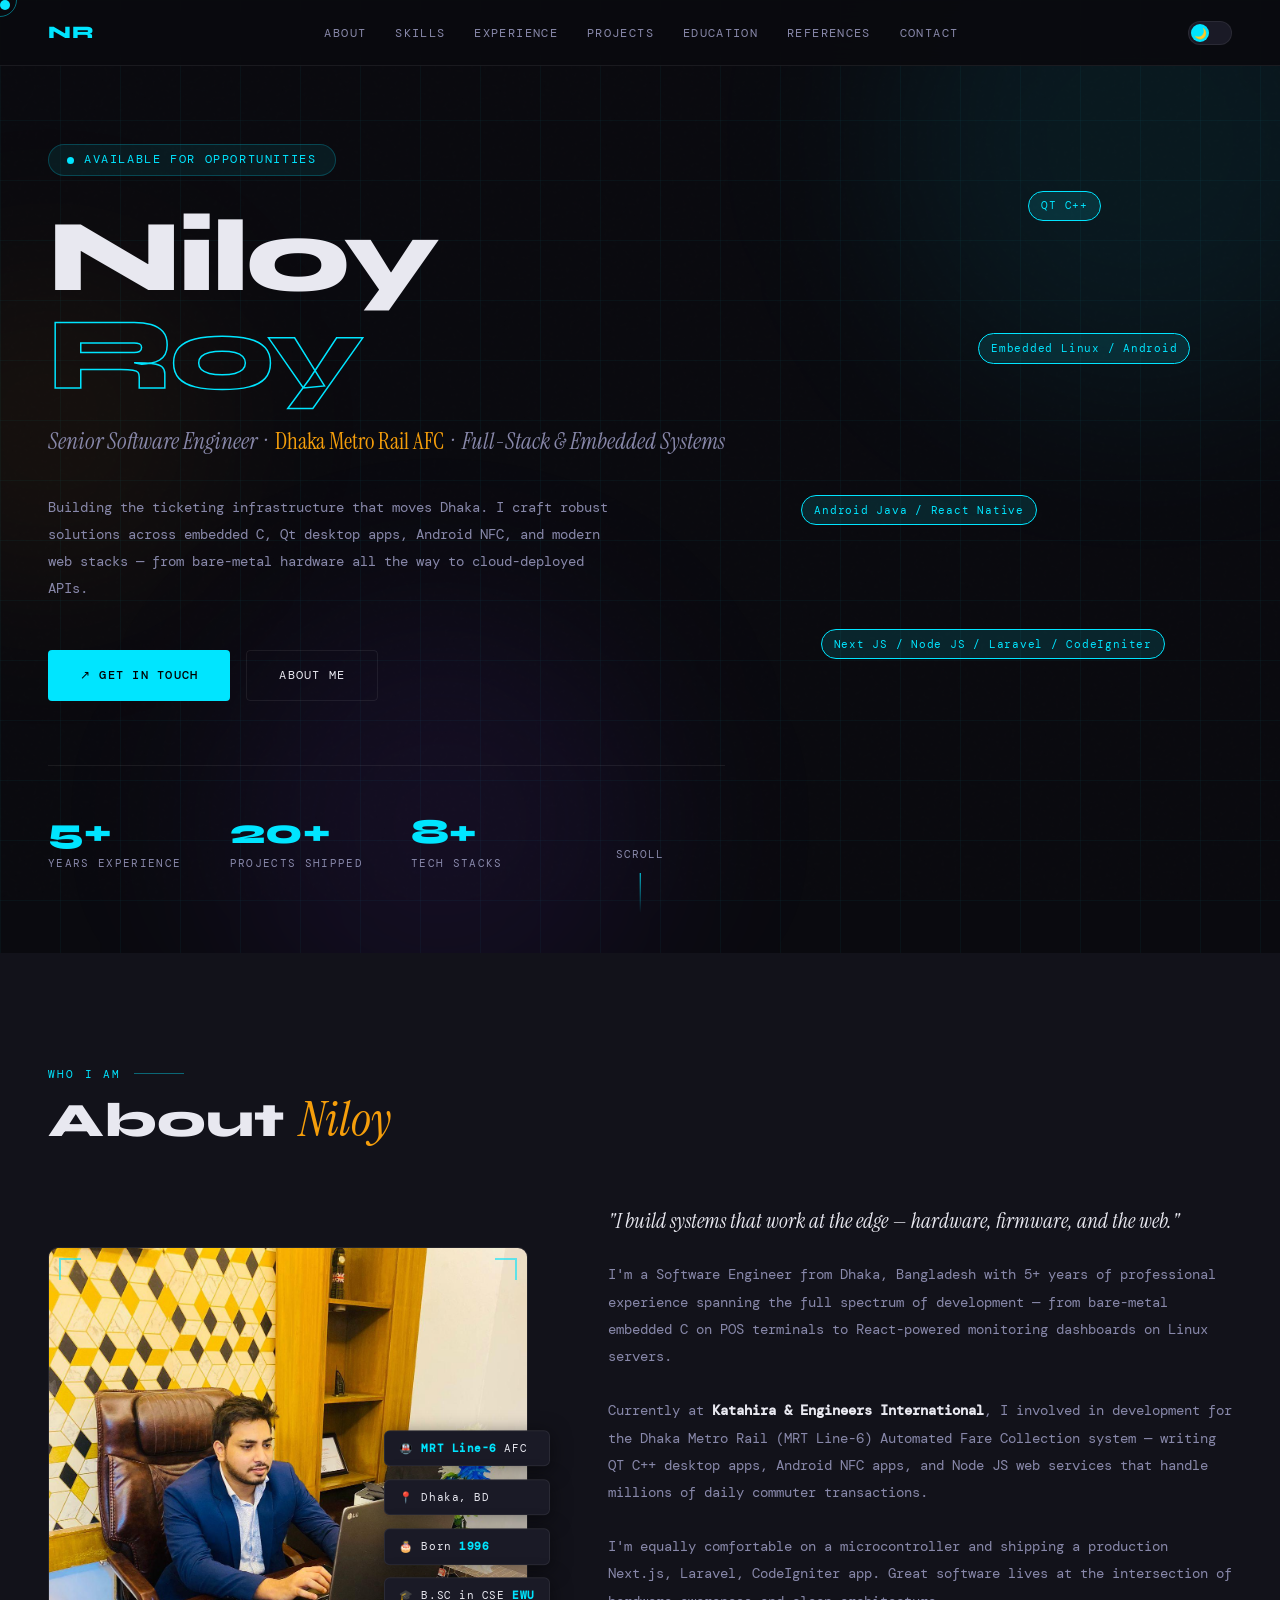
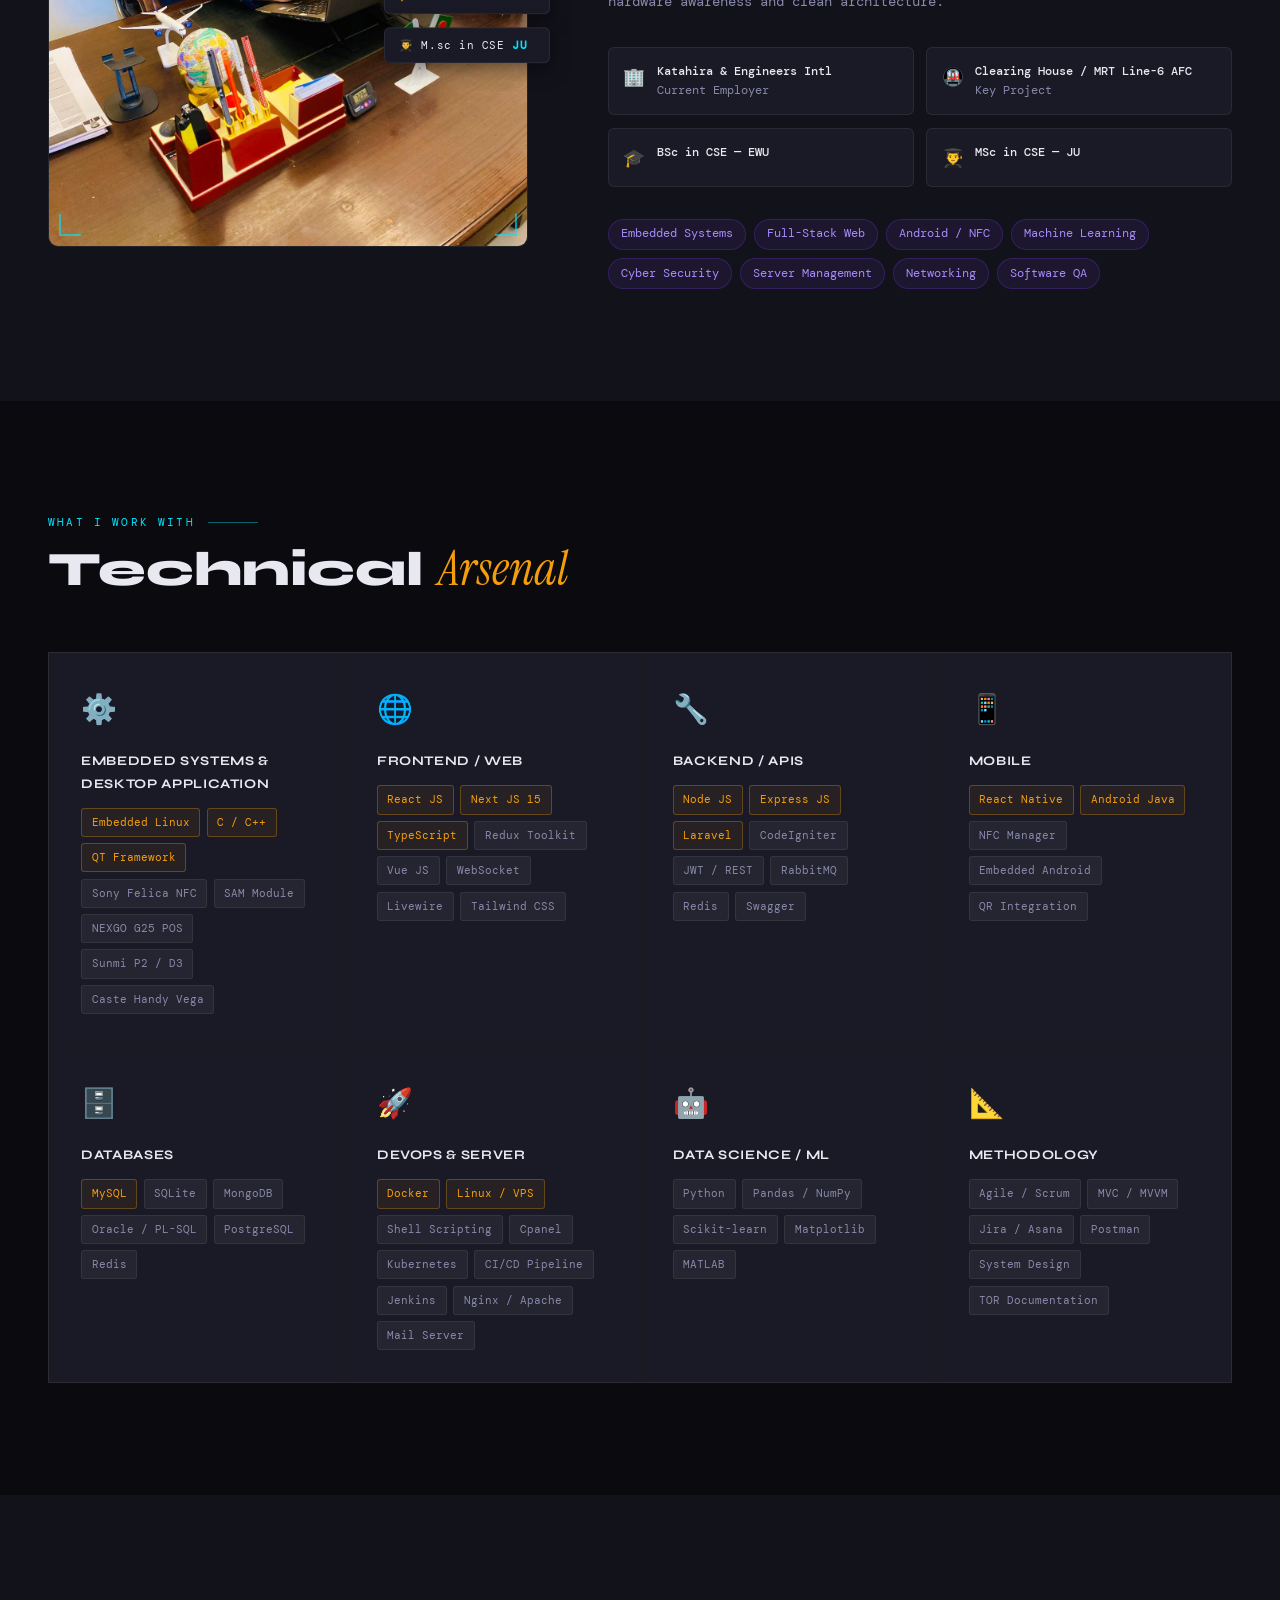
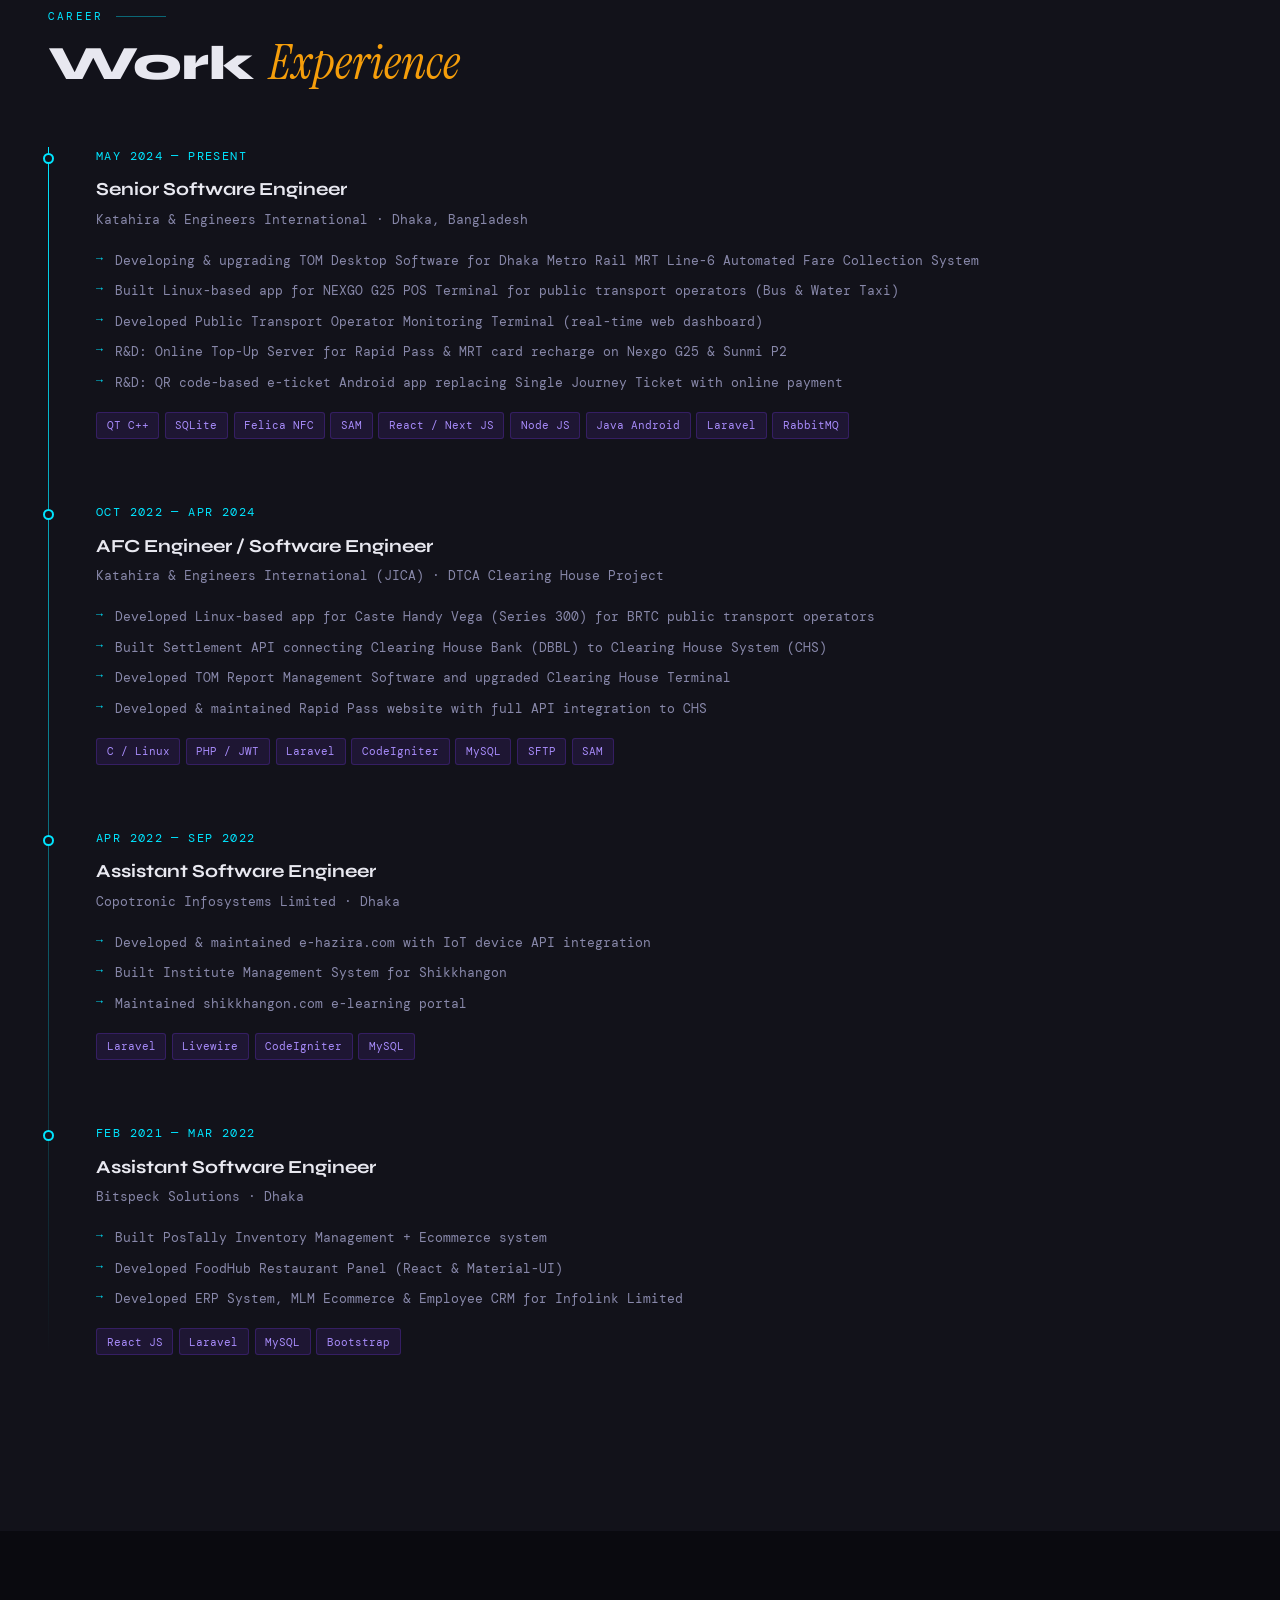
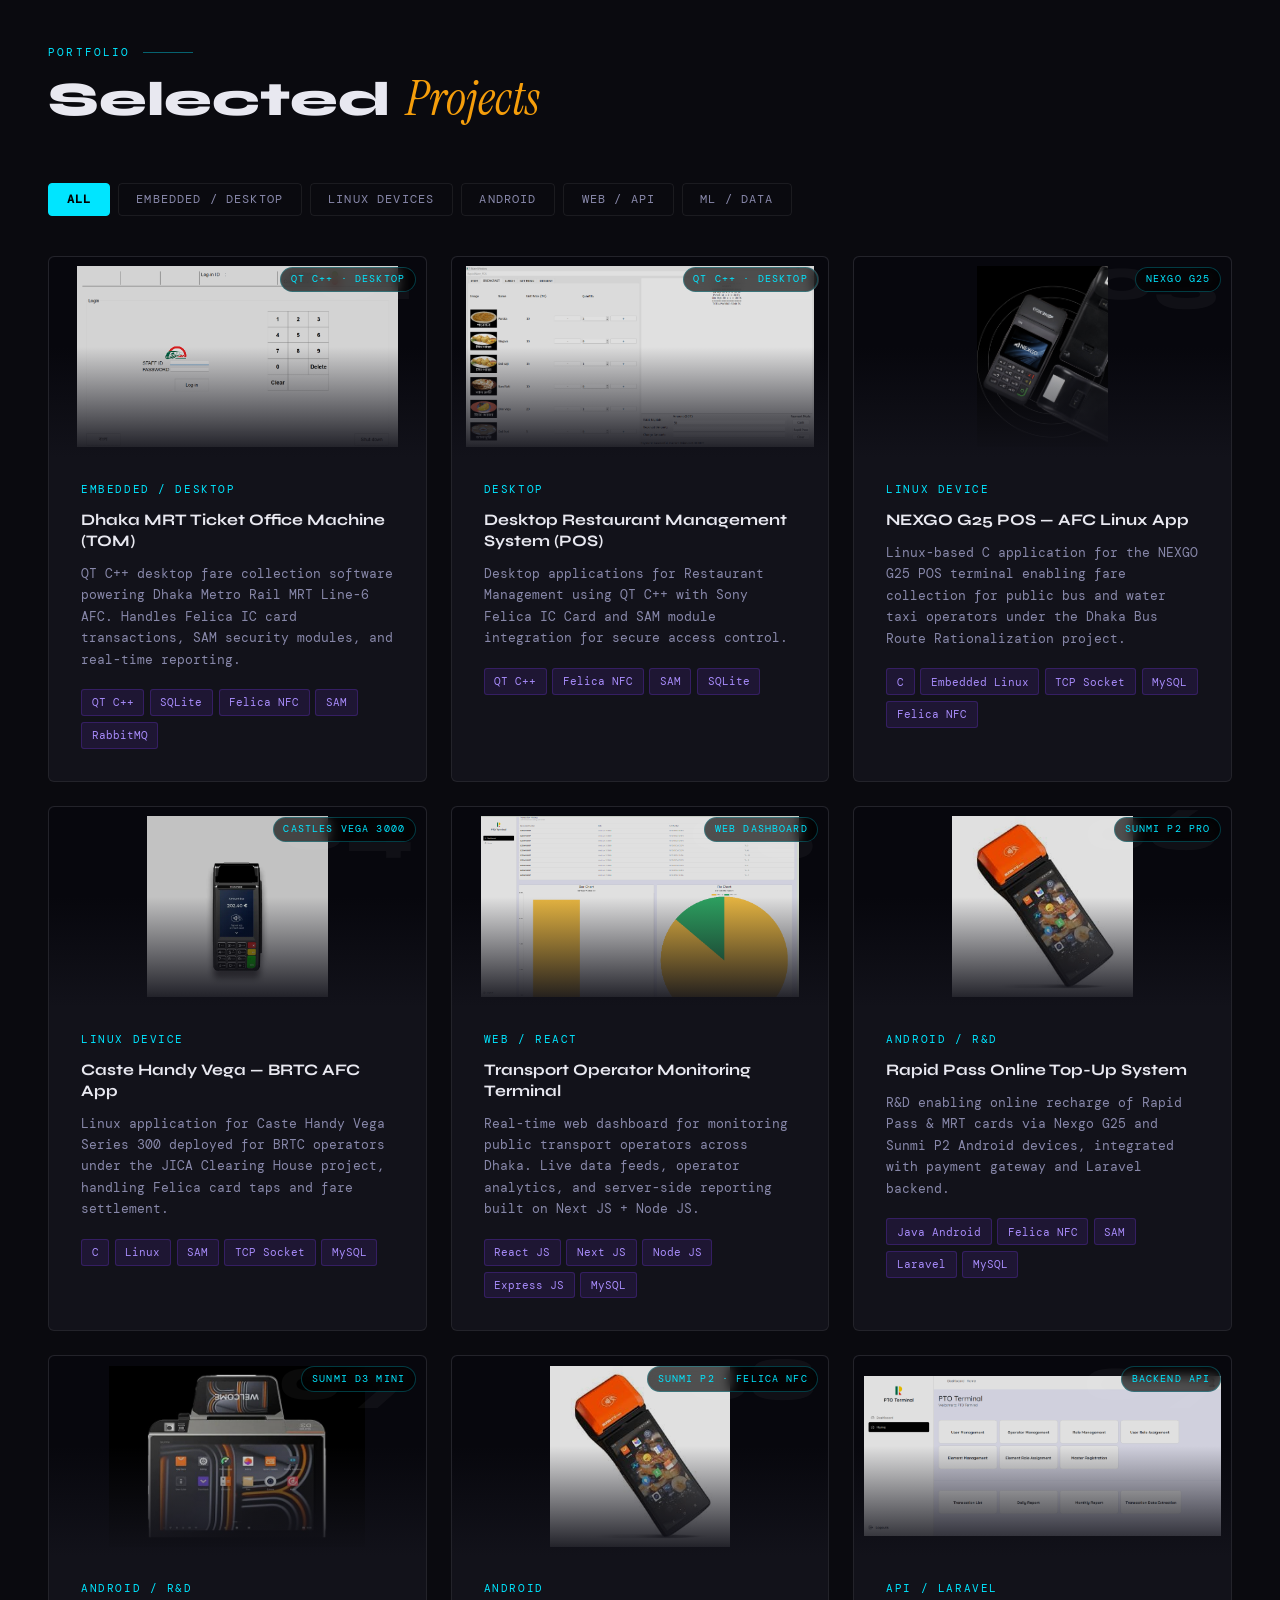
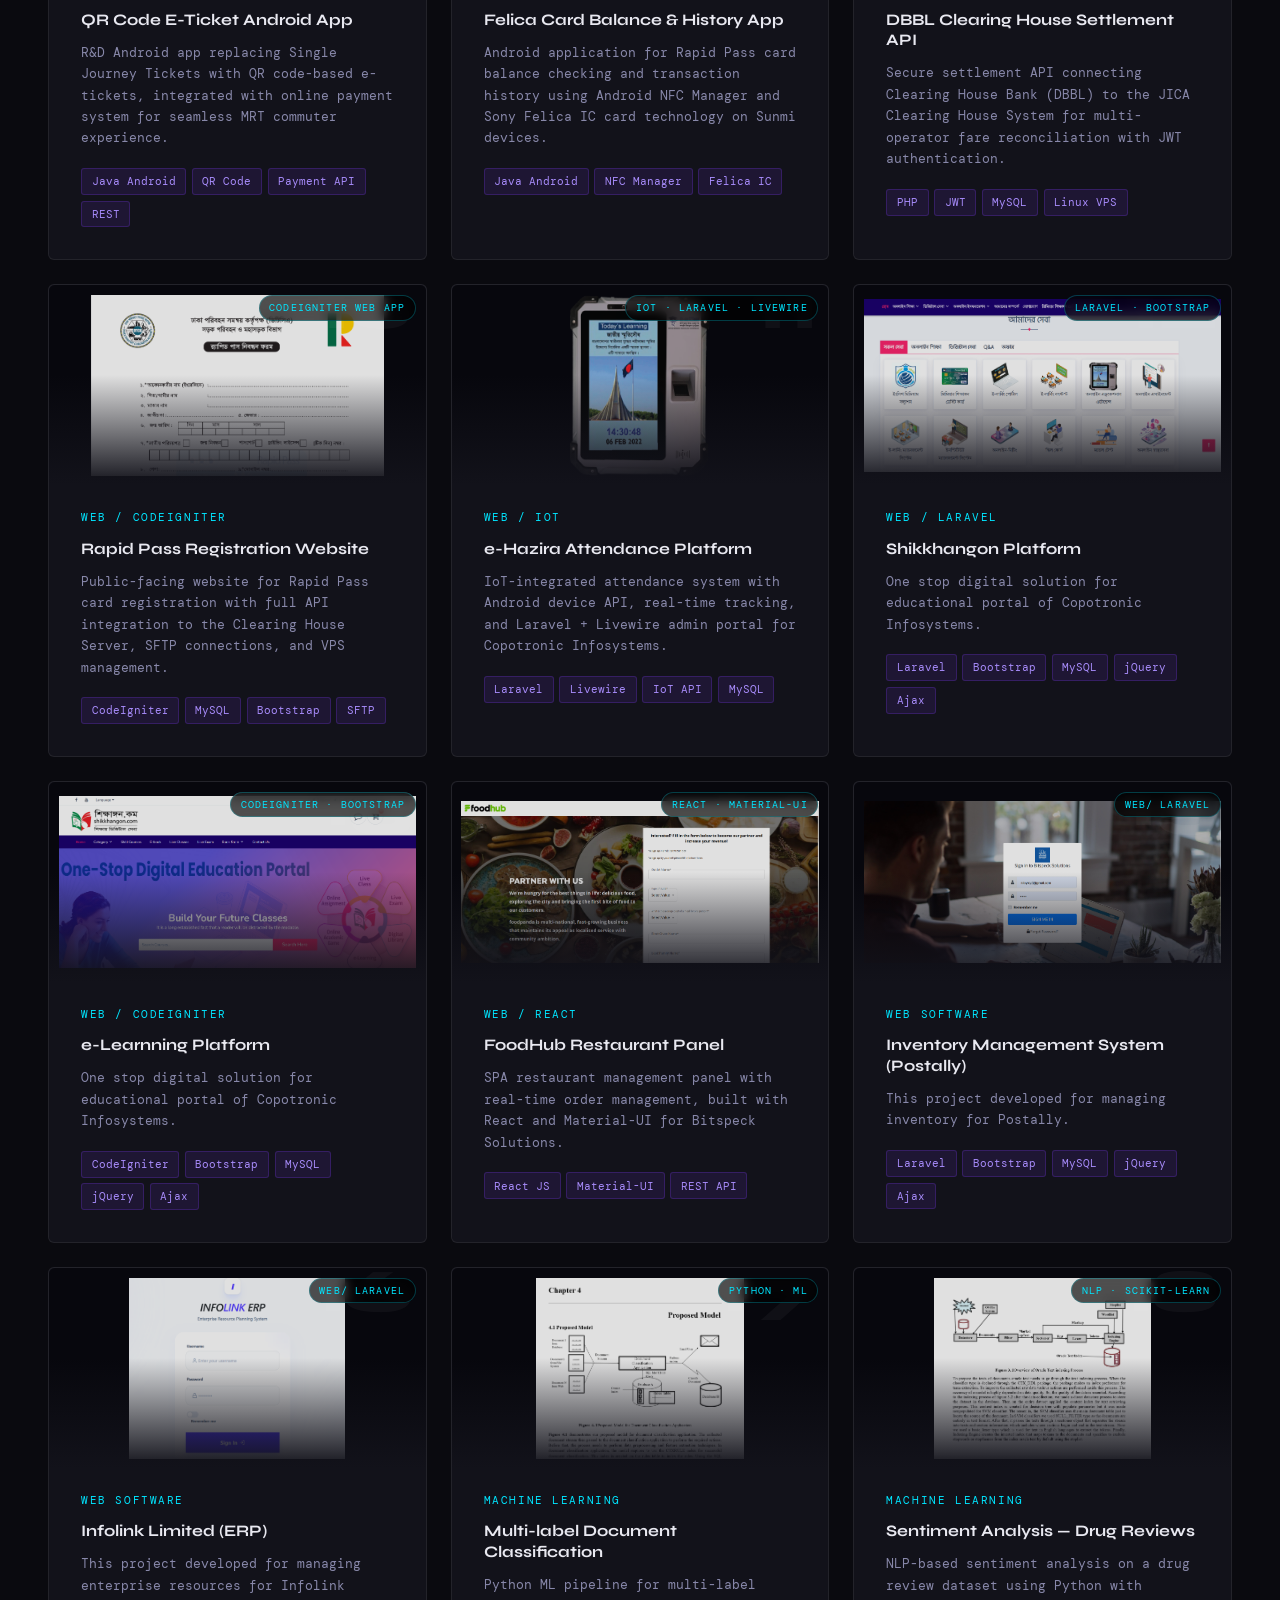
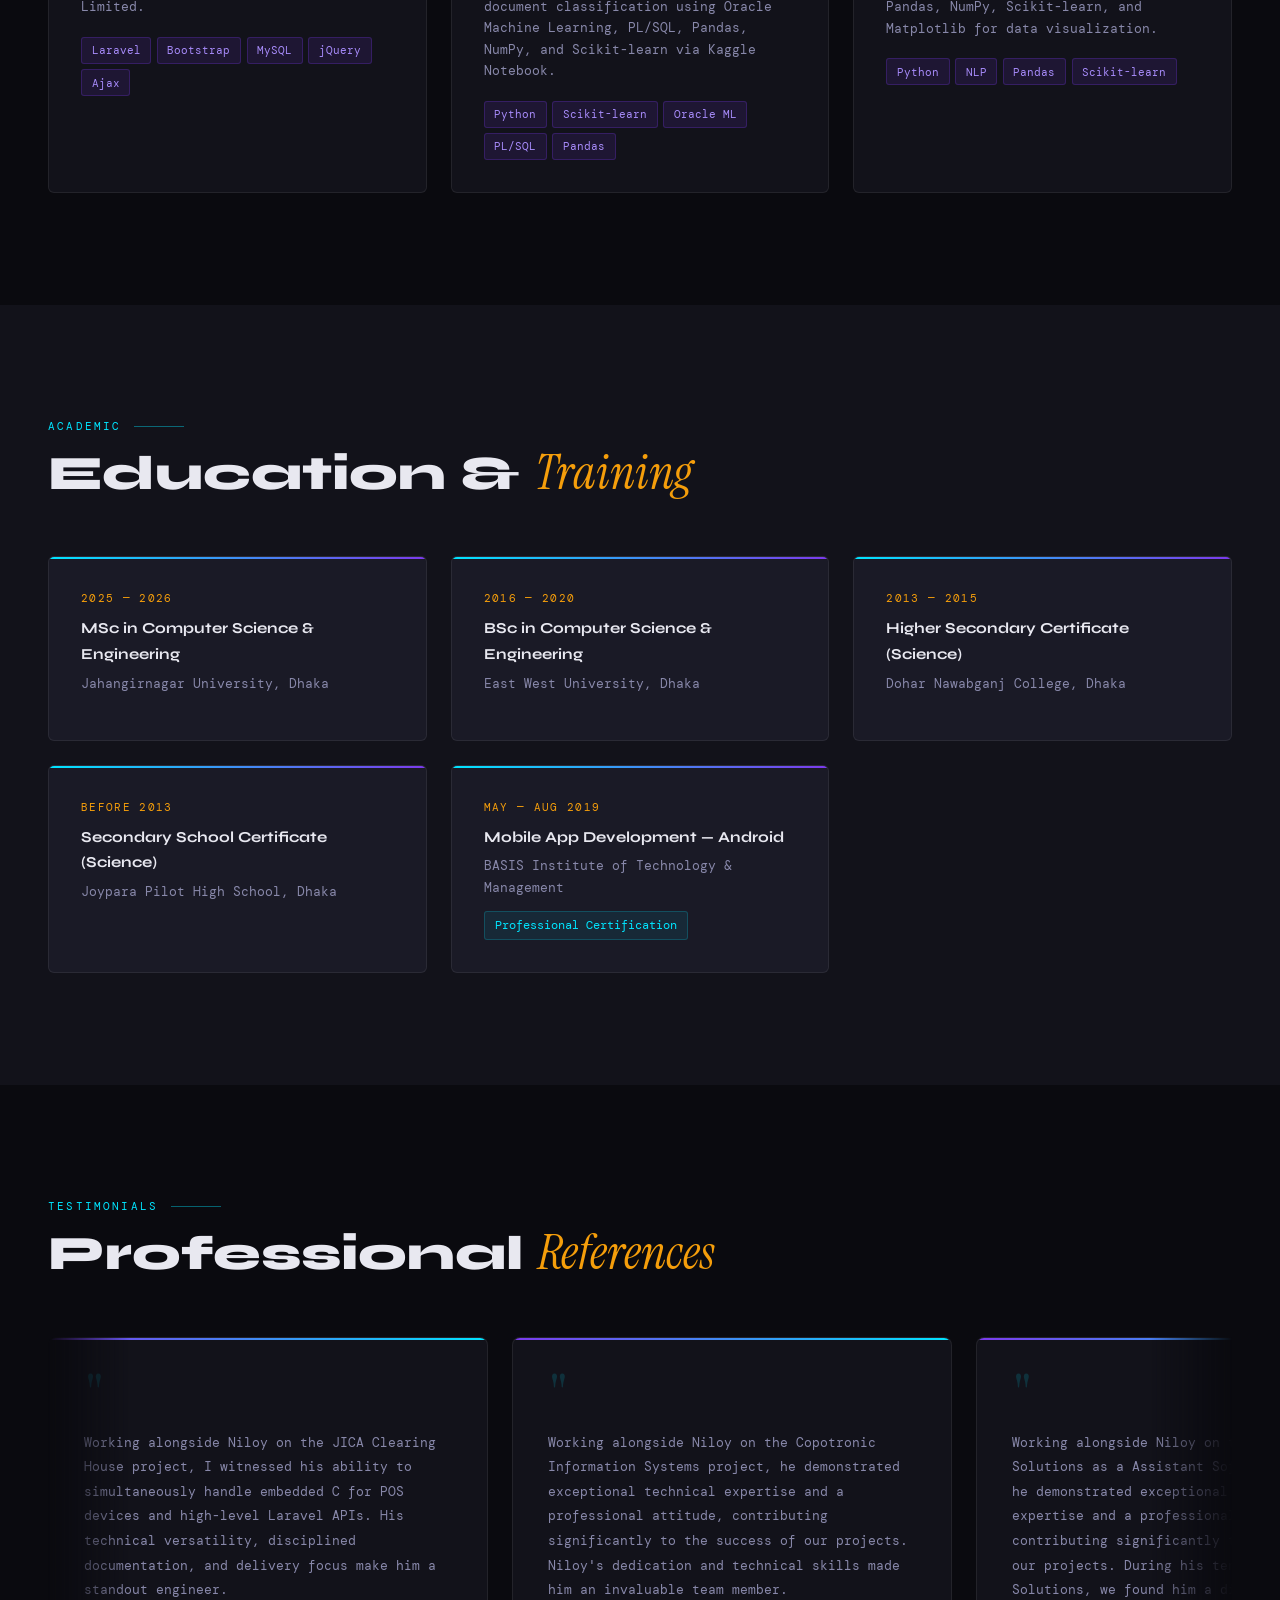
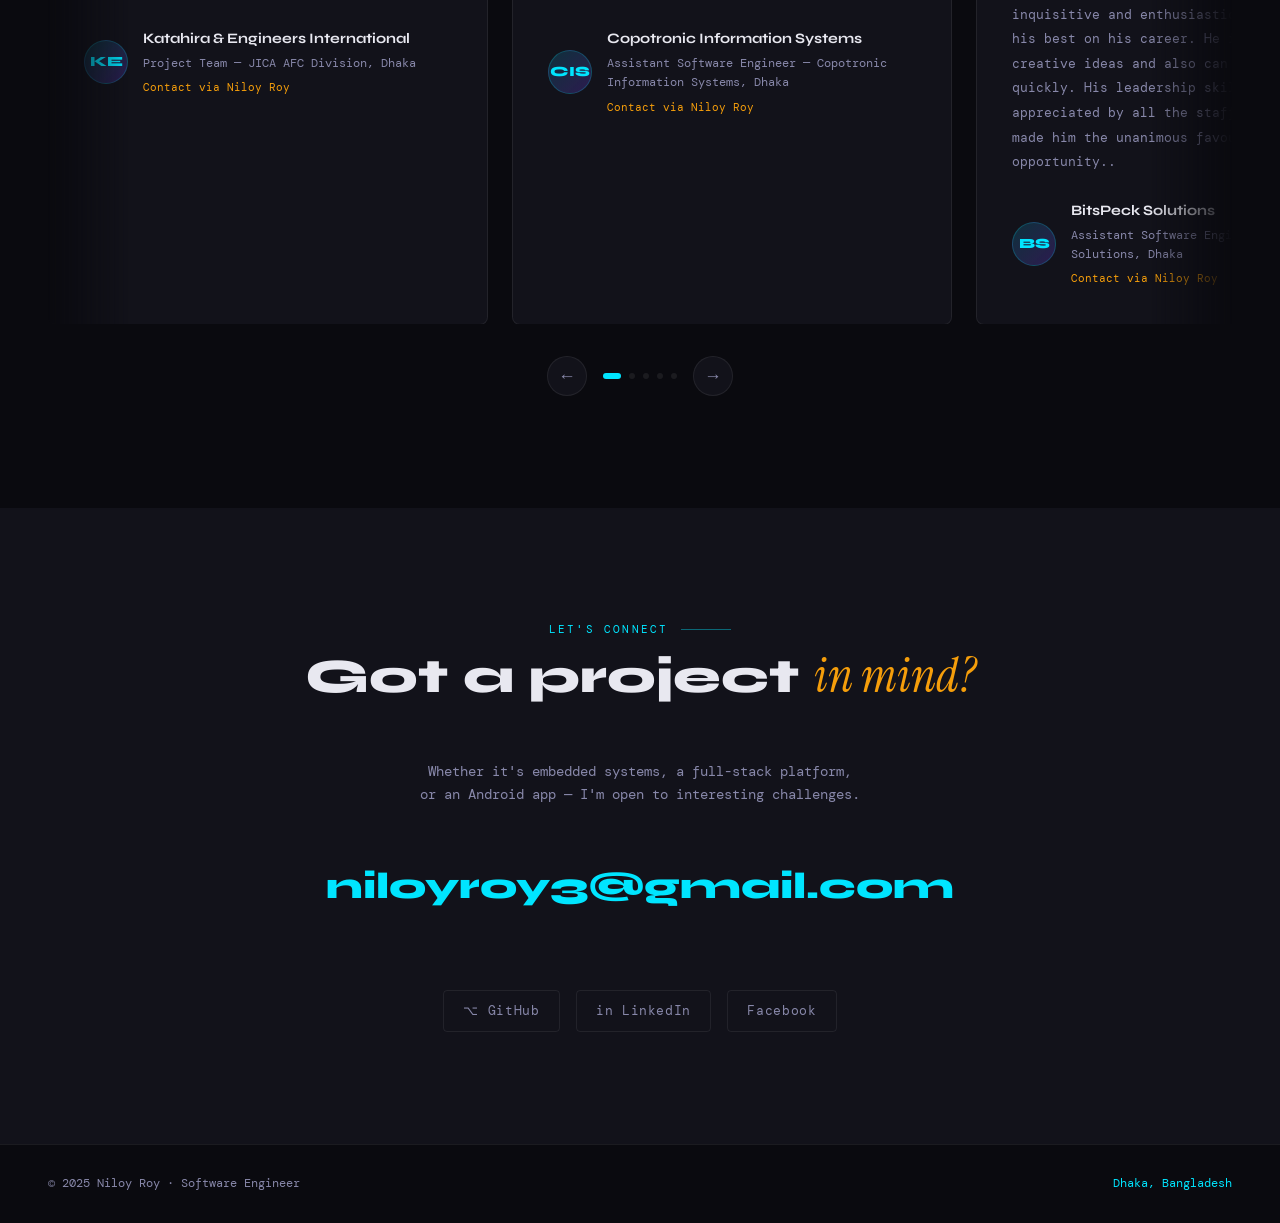
<file: index.html>
<!DOCTYPE html>
<html lang="en" data-theme="dark">
<head>
<meta charset="UTF-8">
<meta name="viewport" content="width=device-width, initial-scale=1.0">
<title>Niloy Roy — Software Engineer</title>
<link rel="preconnect" href="https://fonts.googleapis.com">
<link href="https://fonts.googleapis.com/css2?family=Syne:wght@400;600;700;800&family=DM+Mono:wght@300;400;500&family=Instrument+Serif:ital@0;1&display=swap" rel="stylesheet">
<link rel="stylesheet" href="css/style.css">
</head>
<body>

<!-- Cursors -->
<div class="cursor" id="cursor"></div>
<div class="cursor-ring" id="cursorRing"></div>

<!-- ══════════════════════════════════════════
     NAV
══════════════════════════════════════════ -->
<nav>
  <div class="nav-logo">NR</div>
  <ul class="nav-links" id="navLinks">
    <li><a href="#about">About</a></li>
    <li><a href="#skills">Skills</a></li>
    <li><a href="#experience">Experience</a></li>
    <li><a href="#projects">Projects</a></li>
    <li><a href="#education">Education</a></li>
    <li><a href="#references">References</a></li>
    <li><a href="#contact">Contact</a></li>
  </ul>
  <div class="nav-right">
    <!-- Dark / Light Toggle -->
    <button class="theme-toggle" id="themeToggle" aria-label="Toggle theme" title="Toggle dark/light mode">
      <span class="theme-toggle-icon moon">🌙</span>
      <span class="theme-toggle-icon sun">☀️</span>
    </button>
    <button class="nav-menu-btn" id="menuBtn">☰</button>
  </div>
</nav>

<!-- ══════════════════════════════════════════
     HERO
══════════════════════════════════════════ -->
<section id="hero">
  <div class="hero-grid"></div>
  <div class="orb orb-1"></div>
  <div class="orb orb-2"></div>
  <div class="orb orb-3"></div>

  <div class="floating-area">
      <div class="floating-tag">QT C++</div>
      <div class="floating-tag">Embedded Linux / Android</div>
      <div class="floating-tag">Android Java / React Native</div>
      <div class="floating-tag">Next JS / Node JS / Laravel / CodeIgniter</div>

  </div>



  <div class="hero-content">
    <div class="hero-badge">
      <span class="badge-dot"></span>
      <span>Available for opportunities</span>
    </div>
    <h1 class="hero-name">
      Niloy<br>
      <span class="outline">Roy</span>
    </h1>
    <p class="hero-title">
      Senior Software Engineer &nbsp;·&nbsp;
      <span>Dhaka Metro Rail AFC</span> &nbsp;·&nbsp;
      Full-Stack &amp; Embedded Systems
    </p>
    <p class="hero-desc">Building the ticketing infrastructure that moves Dhaka. I craft robust solutions across embedded C, Qt desktop apps, Android NFC, and modern web stacks — from bare-metal hardware all the way to cloud-deployed APIs.</p>
    <div class="hero-cta">
      <a href="#contact" class="btn btn-primary">↗ Get in Touch</a>
      <a href="#about"   class="btn btn-outline">About Me</a>
    </div>
    <div class="hero-stats">
      <div><div class="stat-num">5+</div><div class="stat-label">Years Experience</div></div>
      <div><div class="stat-num">20+</div><div class="stat-label">Projects Shipped</div></div>
      <div><div class="stat-num">8+</div><div class="stat-label">Tech Stacks</div></div>
    </div>
  </div>
  <div class="scroll-hint">scroll<div class="scroll-line"></div></div>
</section>

<!-- ══════════════════════════════════════════
     ABOUT
══════════════════════════════════════════ -->
<section id="about">
  <div class="section-label">Who I Am</div>
  <h2 class="section-title">About <em>Niloy</em></h2>
  <div class="about-grid">

    <!-- Photo — static, always shows images/myimage.png -->
    <div class="about-img-wrap">
      <div class="about-photo-frame">
        <div class="about-photo-bg">
          <img src="images/my_image.jpeg" alt="Niloy Roy — Software Engineer">
          <div class="corner corner-tl"></div>
          <div class="corner corner-tr"></div>
          <div class="corner corner-bl"></div>
          <div class="corner corner-br"></div>
        </div>
      </div>
      <div class="about-badge-strip">
        <div class="about-chip">🚇 <span>MRT Line-6</span> AFC</div>
        <div class="about-chip">📍 Dhaka, BD</div>
        <div class="about-chip">🎂 Born <span>1996</span></div>
        <div class="about-chip">🎓 B.SC in CSE <span>EWU</span></div>
        <div class="about-chip">👨‍🎓 M.sc in CSE <span>JU</span></div>
      </div>
    </div>

    <!-- Text -->
    <div class="about-text">
      <p class="about-intro">"I build systems that work at the edge — hardware, firmware, and the web."</p>
      <p class="about-body">
        I'm a Software Engineer from Dhaka, Bangladesh with 5+ years of professional experience spanning the full spectrum of development — from bare-metal embedded C on POS terminals to React-powered monitoring dashboards on Linux servers.<br><br>
        Currently at <strong style="color:var(--text)">Katahira &amp; Engineers International</strong>, I involved in development for the Dhaka Metro Rail (MRT Line-6) Automated Fare Collection system — writing QT C++ desktop apps, Android NFC apps, and Node JS web services that handle millions of daily commuter transactions.<br><br>
        I'm equally comfortable on a microcontroller and shipping a production Next.js, Laravel, CodeIgniter app. Great software lives at the intersection of hardware awareness and clean architecture.
      </p>
      <div class="about-highlights">
        <div class="hl-item"><div class="hl-icon">🏢</div><div><div class="hl-val">Katahira &amp; Engineers Intl</div><div class="hl-label">Current Employer</div></div></div>
        <div class="hl-item"><div class="hl-icon">🚇</div><div><div class="hl-val">Clearing House / MRT Line-6 AFC</div><div class="hl-label">Key Project</div></div></div>
        <div class="hl-item"><div class="hl-icon">🎓</div><div><div class="hl-val">BSc in CSE — EWU</div>
        <!-- <div class="hl-label">CGPA 3.24 / 4.00</div> -->
      </div></div>
        <div class="hl-item"><div class="hl-icon">👨‍🎓</div><div><div class="hl-val" style="font-size:.75rem">MSc in CSE — JU</div></div></div>
      </div>
      <div class="about-interest-tags">
        <span class="int-tag">Embedded Systems</span>
        <span class="int-tag">Full-Stack Web</span>
        <span class="int-tag">Android / NFC</span>
        <span class="int-tag">Machine Learning</span>
        <span class="int-tag">Cyber Security</span>
        <span class="int-tag">Server Management</span>
        <span class="int-tag">Networking</span>
        <span class="int-tag">Software QA</span>
      </div>
    </div>

  </div>
</section>

<!-- ══════════════════════════════════════════
     SKILLS
══════════════════════════════════════════ -->
<section id="skills">
  <div class="section-label">What I Work With</div>
  <h2 class="section-title">Technical <em>Arsenal</em></h2>
  <div class="skills-grid">

    <div class="skill-card">
      <span class="skill-icon">⚙️</span>
      <div class="skill-category">Embedded Systems &amp; Desktop Application</div>
      <div class="skill-tags">
        <span class="tag hot">Embedded Linux</span><span class="tag hot">C / C++</span>
        <span class="tag hot">QT Framework</span><span class="tag">Sony Felica NFC</span>
        <span class="tag">SAM Module</span><span class="tag">NEXGO G25 POS</span>
        <span class="tag">Sunmi P2 / D3</span><span class="tag">Caste Handy Vega</span>
      </div>
    </div>

    <div class="skill-card">
      <span class="skill-icon">🌐</span>
      <div class="skill-category">Frontend / Web</div>
      <div class="skill-tags">
        <span class="tag hot">React JS</span><span class="tag hot">Next JS 15</span>
        <span class="tag hot">TypeScript</span><span class="tag">Redux Toolkit</span>
        <span class="tag">Vue JS</span><span class="tag">WebSocket</span>
        <span class="tag">Livewire</span><span class="tag">Tailwind CSS</span>
      </div>
    </div>

    <div class="skill-card">
      <span class="skill-icon">🔧</span>
      <div class="skill-category">Backend / APIs</div>
      <div class="skill-tags">
        <span class="tag hot">Node JS</span><span class="tag hot">Express JS</span>
        <span class="tag hot">Laravel</span><span class="tag">CodeIgniter</span>
        <span class="tag">JWT / REST</span><span class="tag">RabbitMQ</span>
        <span class="tag">Redis</span><span class="tag">Swagger</span>
      </div>
    </div>

    <div class="skill-card">
      <span class="skill-icon">📱</span>
      <div class="skill-category">Mobile</div>
      <div class="skill-tags">
        <span class="tag hot">React Native</span><span class="tag hot">Android Java</span>
        <span class="tag">NFC Manager</span><span class="tag">Embedded Android</span>
        <span class="tag">QR Integration</span>
      </div>
    </div>

    <div class="skill-card">
      <span class="skill-icon">🗄️</span>
      <div class="skill-category">Databases</div>
      <div class="skill-tags">
        <span class="tag hot">MySQL</span><span class="tag">SQLite</span>
        <span class="tag">MongoDB</span><span class="tag">Oracle / PL-SQL</span>
        <span class="tag">PostgreSQL</span>
        <span class="tag">Redis</span>
      </div>
    </div>

    <div class="skill-card">
      <span class="skill-icon">🚀</span>
      <div class="skill-category">DevOps &amp; Server</div>
      <div class="skill-tags">
        <span class="tag hot">Docker</span><span class="tag hot">Linux / VPS</span>
         <span class="tag">Shell Scripting</span><span class="tag">Cpanel</span> 
        <span class="tag">Kubernetes</span><span class="tag">CI/CD Pipeline</span>
        <span class="tag">Jenkins</span>
        <span class="tag">Nginx / Apache</span><span class="tag">Mail Server</span>
      </div>
    </div>

    <div class="skill-card">
      <span class="skill-icon">🤖</span>
      <div class="skill-category">Data Science / ML</div>
      <div class="skill-tags">
        <span class="tag">Python</span><span class="tag">Pandas / NumPy</span>
        <span class="tag">Scikit-learn</span><span class="tag">Matplotlib</span>
        <span class="tag">MATLAB</span>
      </div>
    </div>

    <div class="skill-card">
      <span class="skill-icon">📐</span>
      <div class="skill-category">Methodology</div>
      <div class="skill-tags">
        <span class="tag">Agile / Scrum</span><span class="tag">MVC / MVVM</span>
        <span class="tag">Jira / Asana</span><span class="tag">Postman</span>
        <span class="tag">System Design</span><span class="tag">TOR Documentation</span>
      </div>
    </div>

  </div>
</section>

<!-- ══════════════════════════════════════════
     EXPERIENCE
══════════════════════════════════════════ -->
<section id="experience">
  <div class="section-label">Career</div>
  <h2 class="section-title">Work <em>Experience</em></h2>
  <div class="timeline">

    <div class="timeline-item">
      <div class="timeline-dot"></div>
      <div class="timeline-date">May 2024 — Present</div>
      <div class="timeline-role">Senior Software Engineer</div>
      <div class="timeline-company">Katahira &amp; Engineers International · Dhaka, Bangladesh</div>
      <ul class="timeline-items">
        <li>Developing &amp; upgrading TOM Desktop Software for Dhaka Metro Rail MRT Line-6 Automated Fare Collection System</li>
        <li>Built Linux-based app for NEXGO G25 POS Terminal for public transport operators (Bus &amp; Water Taxi)</li>
        <li>Developed Public Transport Operator Monitoring Terminal (real-time web dashboard)</li>
        <li>R&amp;D: Online Top-Up Server for Rapid Pass &amp; MRT card recharge on Nexgo G25 &amp; Sunmi P2</li>
        <li>R&amp;D: QR code-based e-ticket Android app replacing Single Journey Ticket with online payment</li>
      </ul>
      <div class="tech-stack">
        <span class="tech-pill">QT C++</span><span class="tech-pill">SQLite</span>
        <span class="tech-pill">Felica NFC</span><span class="tech-pill">SAM</span>
        <span class="tech-pill">React / Next JS</span><span class="tech-pill">Node JS</span>
        <span class="tech-pill">Java Android</span><span class="tech-pill">Laravel</span>
        <span class="tech-pill">RabbitMQ</span>
      </div>
    </div>

    <div class="timeline-item">
      <div class="timeline-dot"></div>
      <div class="timeline-date">Oct 2022 — Apr 2024</div>
      <div class="timeline-role">AFC Engineer / Software Engineer</div>
      <div class="timeline-company">Katahira &amp; Engineers International (JICA) · DTCA Clearing House Project</div>
      <ul class="timeline-items">
        <li>Developed Linux-based app for Caste Handy Vega (Series 300) for BRTC public transport operators</li>
        <li>Built Settlement API connecting Clearing House Bank (DBBL) to Clearing House System (CHS)</li>
        <li>Developed TOM Report Management Software and upgraded Clearing House Terminal</li>
        <li>Developed &amp; maintained Rapid Pass website with full API integration to CHS</li>
      </ul>
      <div class="tech-stack">
        <span class="tech-pill">C / Linux</span><span class="tech-pill">PHP / JWT</span>
        <span class="tech-pill">Laravel</span><span class="tech-pill">CodeIgniter</span>
        <span class="tech-pill">MySQL</span><span class="tech-pill">SFTP</span><span class="tech-pill">SAM</span>
      </div>
    </div>

    <div class="timeline-item">
      <div class="timeline-dot"></div>
      <div class="timeline-date">Apr 2022 — Sep 2022</div>
      <div class="timeline-role">Assistant Software Engineer</div>
      <div class="timeline-company">Copotronic Infosystems Limited · Dhaka</div>
      <ul class="timeline-items">
        <li>Developed &amp; maintained e-hazira.com with IoT device API integration</li>
        <li>Built Institute Management System for Shikkhangon</li>
        <li>Maintained shikkhangon.com e-learning portal</li>
      </ul>
      <div class="tech-stack">
        <span class="tech-pill">Laravel</span><span class="tech-pill">Livewire</span>
        <span class="tech-pill">CodeIgniter</span><span class="tech-pill">MySQL</span>
      </div>
    </div>

    <div class="timeline-item">
      <div class="timeline-dot"></div>
      <div class="timeline-date">Feb 2021 — Mar 2022</div>
      <div class="timeline-role">Assistant Software Engineer</div>
      <div class="timeline-company">Bitspeck Solutions · Dhaka</div>
      <ul class="timeline-items">
        <li>Built PosTally Inventory Management + Ecommerce system</li>
        <li>Developed FoodHub Restaurant Panel (React &amp; Material-UI)</li>
        <li>Developed ERP System, MLM Ecommerce &amp; Employee CRM for Infolink Limited</li>
      </ul>
      <div class="tech-stack">
        <span class="tech-pill">React JS</span><span class="tech-pill">Laravel</span>
        <span class="tech-pill">MySQL</span><span class="tech-pill">Bootstrap</span>
      </div>
    </div>

  </div>
</section>

<!-- ══════════════════════════════════════════
     PROJECTS
══════════════════════════════════════════ -->
<section id="projects">
  <div class="section-label">Portfolio</div>
  <h2 class="section-title">Selected <em>Projects</em></h2>

  <div class="tab-bar">
    <button class="tab-btn active" data-tab="all">All</button>
    <button class="tab-btn" data-tab="embedded">Embedded / Desktop</button>
    <button class="tab-btn" data-tab="linux">Linux Devices</button>
    <button class="tab-btn" data-tab="android">Android</button>
    <button class="tab-btn" data-tab="web">Web / API</button>
    <button class="tab-btn" data-tab="ml">ML / Data</button>
  </div>

  <div class="projects-grid" id="projectsGrid">

    <!-- 01 — TOM Desktop (Embedded) -->
    <div class="project-card" data-cat="embedded">
      <div class="proj-device-wrap">
        <img class="proj-device-img" src="images/tom-desktop.png" alt="TOM Desktop" loading="lazy">
        <div class="proj-device-label">QT C++ · Desktop</div>
        <div class="proj-nfc-rings"><div class="proj-nfc-ring"></div><div class="proj-nfc-ring"></div><div class="proj-nfc-ring"></div></div>
      </div>
      <div class="project-num">01</div>
      <div class="project-cat">Embedded / Desktop</div>
      <div class="project-title">Dhaka MRT Ticket Office Machine (TOM)</div>
      <div class="project-desc">QT C++ desktop fare collection software powering Dhaka Metro Rail MRT Line-6 AFC. Handles Felica IC card transactions, SAM security modules, and real-time reporting.</div>
      <div class="tech-stack"><span class="tech-pill">QT C++</span><span class="tech-pill">SQLite</span><span class="tech-pill">Felica NFC</span><span class="tech-pill">SAM</span><span class="tech-pill">RabbitMQ</span></div>
    </div>

    <!-- 2 — QT Desktop Apps -->
    <div class="project-card" data-cat="embedded">
      <div class="proj-device-wrap">
        <img class="proj-device-img" src="images/qt-desktop.png" alt="QT Desktop Applications" loading="lazy">
        <div class="proj-device-label">QT C++ · Desktop</div>
        <div class="proj-nfc-rings"><div class="proj-nfc-ring"></div><div class="proj-nfc-ring"></div><div class="proj-nfc-ring"></div></div>
      </div>
      <div class="project-num">02</div>
      <div class="project-cat">Desktop</div>
      <div class="project-title">Desktop Restaurant Management System (POS)</div>
      <div class="project-desc">Desktop applications for Restaurant Management using QT C++ with Sony Felica IC Card and SAM module integration for secure access control.</div>
      <div class="tech-stack"><span class="tech-pill">QT C++</span><span class="tech-pill">Felica NFC</span><span class="tech-pill">SAM</span><span class="tech-pill">SQLite</span></div>
    </div>

    <!-- 02 — NEXGO G25 (Linux) -->
    <div class="project-card" data-cat="linux">
      <div class="proj-device-wrap">
        <img class="proj-device-img" src="images/nexgo-g25.png" alt="NEXGO G25 POS Terminal" loading="lazy">
        <div class="proj-device-label">NEXGO G25</div>
        <div class="proj-nfc-rings"><div class="proj-nfc-ring"></div><div class="proj-nfc-ring"></div><div class="proj-nfc-ring"></div></div>
      </div>
      <div class="project-num">03</div>
      <div class="project-cat">Linux Device</div>
      <div class="project-title">NEXGO G25 POS — AFC Linux App</div>
      <div class="project-desc">Linux-based C application for the NEXGO G25 POS terminal enabling fare collection for public bus and water taxi operators under the Dhaka Bus Route Rationalization project.</div>
      <div class="tech-stack"><span class="tech-pill">C</span><span class="tech-pill">Embedded Linux</span><span class="tech-pill">TCP Socket</span><span class="tech-pill">MySQL</span><span class="tech-pill">Felica NFC</span></div>
    </div>

    <!-- 03 — Castles Vega (Linux) -->
    <div class="project-card" data-cat="linux">
      <div class="proj-device-wrap">
        <img class="proj-device-img" src="images/castles-vega.webp" alt="Castles Vega 3000" loading="lazy">
        <div class="proj-device-label">Castles Vega 3000</div>
        <div class="proj-nfc-rings"><div class="proj-nfc-ring"></div><div class="proj-nfc-ring"></div><div class="proj-nfc-ring"></div></div>
      </div>
      <div class="project-num">04</div>
      <div class="project-cat">Linux Device</div>
      <div class="project-title">Caste Handy Vega — BRTC AFC App</div>
      <div class="project-desc">Linux application for Caste Handy Vega Series 300 deployed for BRTC operators under the JICA Clearing House project, handling Felica card taps and fare settlement.</div>
      <div class="tech-stack"><span class="tech-pill">C</span><span class="tech-pill">Linux</span><span class="tech-pill">SAM</span><span class="tech-pill">TCP Socket</span><span class="tech-pill">MySQL</span></div>
    </div>

    <!-- 04 — Transport Web Dashboard (Web) -->
    <div class="project-card" data-cat="web">
      <div class="proj-device-wrap">
        <img class="proj-device-img" src="images/transport-web.png" alt="Transport Monitoring Dashboard" loading="lazy">
        <div class="proj-device-label">Web Dashboard</div>
      </div>
      <div class="project-num">05</div>
      <div class="project-cat">Web / React</div>
      <div class="project-title">Transport Operator Monitoring Terminal</div>
      <div class="project-desc">Real-time web dashboard for monitoring public transport operators across Dhaka. Live data feeds, operator analytics, and server-side reporting built on Next JS + Node JS.</div>
      <div class="tech-stack"><span class="tech-pill">React JS</span><span class="tech-pill">Next JS</span><span class="tech-pill">Node JS</span><span class="tech-pill">Express JS</span><span class="tech-pill">MySQL</span></div>
    </div>

    <!-- 05 — Rapid Pass Top-Up (Android) -->
    <div class="project-card" data-cat="android">
      <div class="proj-device-wrap">
        <img class="proj-device-img" src="images/sunmi-p2-pro.jpg" alt="Sunmi P2 Pro" loading="lazy">
        <div class="proj-device-label">Sunmi P2 Pro</div>
        <div class="proj-nfc-rings"><div class="proj-nfc-ring"></div><div class="proj-nfc-ring"></div><div class="proj-nfc-ring"></div></div>
      </div>
      <div class="project-num">06</div>
      <div class="project-cat">Android / R&amp;D</div>
      <div class="project-title">Rapid Pass Online Top-Up System</div>
      <div class="project-desc">R&amp;D enabling online recharge of Rapid Pass &amp; MRT cards via Nexgo G25 and Sunmi P2 Android devices, integrated with payment gateway and Laravel backend.</div>
      <div class="tech-stack"><span class="tech-pill">Java Android</span><span class="tech-pill">Felica NFC</span><span class="tech-pill">SAM</span><span class="tech-pill">Laravel</span><span class="tech-pill">MySQL</span></div>
    </div>

    <!-- 06 — QR E-Ticket (Android) -->
    <div class="project-card" data-cat="android">
      <div class="proj-device-wrap">
        <img class="proj-device-img" src="images/sunmi-d3-mini.png" alt="Sunmi D3 Mini" loading="lazy">
        <div class="proj-device-label">Sunmi D3 Mini</div>
        <div class="proj-nfc-rings"><div class="proj-nfc-ring"></div><div class="proj-nfc-ring"></div><div class="proj-nfc-ring"></div></div>
      </div>
      <div class="project-num">07</div>
      <div class="project-cat">Android / R&amp;D</div>
      <div class="project-title">QR Code E-Ticket Android App</div>
      <div class="project-desc">R&amp;D Android app replacing Single Journey Tickets with QR code-based e-tickets, integrated with online payment system for seamless MRT commuter experience.</div>
      <div class="tech-stack"><span class="tech-pill">Java Android</span><span class="tech-pill">QR Code</span><span class="tech-pill">Payment API</span><span class="tech-pill">REST</span></div>
    </div>

    <!-- 07 — Felica Balance App (Android) -->
    <div class="project-card" data-cat="android">
      <div class="proj-device-wrap">
        <img class="proj-device-img" src="images/sunmi-p2-pro.jpg" alt="Sunmi P2 Pro — Felica NFC" loading="lazy">
        <div class="proj-device-label">Sunmi P2 · Felica NFC</div>
        <div class="proj-nfc-rings"><div class="proj-nfc-ring"></div><div class="proj-nfc-ring"></div><div class="proj-nfc-ring"></div></div>
      </div>
      <div class="project-num">08</div>
      <div class="project-cat">Android</div>
      <div class="project-title">Felica Card Balance &amp; History App</div>
      <div class="project-desc">Android application for Rapid Pass card balance checking and transaction history using Android NFC Manager and Sony Felica IC card technology on Sunmi devices.</div>
      <div class="tech-stack"><span class="tech-pill">Java Android</span><span class="tech-pill">NFC Manager</span><span class="tech-pill">Felica IC</span></div>
    </div>

    <!-- 08 — Settlement API (Web) -->
    <div class="project-card" data-cat="web">
      <div class="proj-device-wrap">
        <img class="proj-device-img" src="images/clearing-api.png" alt="DBBL Settlement API" loading="lazy">
        <div class="proj-device-label">Backend API</div>
      </div>
      <div class="project-num">09</div>
      <div class="project-cat">API / Laravel</div>
      <div class="project-title">DBBL Clearing House Settlement API</div>
      <div class="project-desc">Secure settlement API connecting Clearing House Bank (DBBL) to the JICA Clearing House System for multi-operator fare reconciliation with JWT authentication.</div>
      <div class="tech-stack"><span class="tech-pill">PHP</span><span class="tech-pill">JWT</span><span class="tech-pill">MySQL</span><span class="tech-pill">Linux VPS</span></div>
    </div>

    <!-- 09 — Rapid Pass Website (Web) -->
    <div class="project-card" data-cat="web">
      <div class="proj-device-wrap">
        <img class="proj-device-img" src="images/rapidpass-web.png" alt="Rapid Pass Registration Website" loading="lazy">
        <div class="proj-device-label">CodeIgniter Web App</div>
      </div>
      <div class="project-num">10</div>
      <div class="project-cat">Web / CodeIgniter</div>
      <div class="project-title">Rapid Pass Registration Website</div>
      <div class="project-desc">Public-facing website for Rapid Pass card registration with full API integration to the Clearing House Server, SFTP connections, and VPS management.</div>
      <div class="tech-stack"><span class="tech-pill">CodeIgniter</span><span class="tech-pill">MySQL</span><span class="tech-pill">Bootstrap</span><span class="tech-pill">SFTP</span></div>
    </div>

    <!-- 10 — e-Hazira (Web) -->
    <div class="project-card" data-cat="web">
      <div class="proj-device-wrap">
        <img class="proj-device-img" src="images/ehazira-web.png" alt="e-Hazira Attendance Platform" loading="lazy">
        <div class="proj-device-label">IoT · Laravel · Livewire</div>
      </div>
      <div class="project-num">11</div>
      <div class="project-cat">Web / IoT</div>
      <div class="project-title">e-Hazira Attendance Platform</div>
      <div class="project-desc">IoT-integrated attendance system with Android device API, real-time tracking, and Laravel + Livewire admin portal for Copotronic Infosystems.</div>
      <div class="tech-stack"><span class="tech-pill">Laravel</span><span class="tech-pill">Livewire</span><span class="tech-pill">IoT API</span><span class="tech-pill">MySQL</span></div>
      <!-- <div class="project-links"><a href="https://ehazira.com" target="_blank" class="proj-link">↗ Live</a></div> -->
    </div>

     <div class="project-card" data-cat="web">
      <div class="proj-device-wrap">
        <img class="proj-device-img" src="images/Shikhangon.png" alt="Shikkhangon Platform" loading="lazy">
        <div class="proj-device-label">Laravel · Bootstrap</div>
      </div>
      <div class="project-num">12</div>
      <div class="project-cat">Web / Laravel</div>
      <div class="project-title">Shikkhangon Platform</div>
      <div class="project-desc">One stop digital solution for educational portal of Copotronic Infosystems.</div>
     <div class="tech-stack"><span class="tech-pill">Laravel</span><span class="tech-pill">Bootstrap</span><span class="tech-pill">MySQL</span><span class="tech-pill">jQuery</span><span class="tech-pill">Ajax</span></div>
     <!-- <div class="project-links"><a href="https://shikkhangon.com/" target="_blank" class="proj-link">↗ Live</a></div> -->
    </div>

      <div class="project-card" data-cat="web">
      <div class="proj-device-wrap">
        <img class="proj-device-img" src="images/e-learning.png" alt="e-Learning Platform" loading="lazy">
        <div class="proj-device-label">CodeIgniter · Bootstrap</div>
      </div>
      <div class="project-num">13</div>
      <div class="project-cat">Web / CodeIgniter</div>
      <div class="project-title">e-Learnning Platform</div>
      <div class="project-desc">One stop digital solution for educational portal of Copotronic Infosystems.</div>
     <div class="tech-stack"><span class="tech-pill">CodeIgniter</span><span class="tech-pill">Bootstrap</span><span class="tech-pill">MySQL</span><span class="tech-pill">jQuery</span><span class="tech-pill">Ajax</span></div>
     <!-- <div class="project-links"><a href="https://shikkhangon.com/" target="_blank" class="proj-link">↗ Live</a></div> -->
    </div>

    <!-- 11 — FoodHub (Web) -->
    <div class="project-card" data-cat="web">
      <div class="proj-device-wrap">
        <img class="proj-device-img" src="images/foodhub-react.png" alt="FoodHub Restaurant Panel" loading="lazy">
        <div class="proj-device-label">React · Material-UI</div>
      </div>
      <div class="project-num">14</div>
      <div class="project-cat">Web / React</div>
      <div class="project-title">FoodHub Restaurant Panel</div>
      <div class="project-desc">SPA restaurant management panel with real-time order management, built with React and Material-UI for Bitspeck Solutions.</div>
      <div class="tech-stack"><span class="tech-pill">React JS</span><span class="tech-pill">Material-UI</span><span class="tech-pill">REST API</span></div>
    </div>

    <!-- 12 — Postally (Web) -->
    <div class="project-card" data-cat="web">
      <div class="proj-device-wrap">
        <img class="proj-device-img" src="images/postally.png" alt="Postally Inventory Management" loading="lazy">
        <div class="proj-device-label">Web/ Laravel</div>
      </div>
      <div class="project-num">15</div>
      <div class="project-cat">Web Software</div>
      <div class="project-title">Inventory Management System (Postally)</div>
      <div class="project-desc">This project developed for managing inventory for Postally.</div>
      <div class="tech-stack"><span class="tech-pill">Laravel</span><span class="tech-pill">Bootstrap</span><span class="tech-pill">MySQL</span><span class="tech-pill">jQuery</span><span class="tech-pill">Ajax</span></div>
    </div>

    
    <!-- 12 — Infolink Limited (Web) -->
    <div class="project-card" data-cat="web">
      <div class="proj-device-wrap">
        <img class="proj-device-img" src="images/infolink.png" alt="Infolink Limited ERP" loading="lazy">
        <div class="proj-device-label">Web/ Laravel</div>
      </div>
      <div class="project-num">16</div>
      <div class="project-cat">Web Software</div>
      <div class="project-title"> Infolink Limited (ERP)</div>
      <div class="project-desc">This project developed for managing enterprise resources for Infolink Limited.</div>
      <div class="tech-stack"><span class="tech-pill">Laravel</span><span class="tech-pill">Bootstrap</span><span class="tech-pill">MySQL</span><span class="tech-pill">jQuery</span><span class="tech-pill">Ajax</span></div>
    </div>
    

    <!-- 13 — ML Doc Classification -->
    <div class="project-card" data-cat="ml">
      <div class="proj-device-wrap">
        <img class="proj-device-img" src="images/ml-classify.png" alt="Multi-label Document Classification" loading="lazy">
        <div class="proj-device-label">Python · ML</div>
      </div>
      <div class="project-num">17</div>
      <div class="project-cat">Machine Learning</div>
      <div class="project-title">Multi-label Document Classification</div>
      <div class="project-desc">Python ML pipeline for multi-label document classification using Oracle Machine Learning, PL/SQL, Pandas, NumPy, and Scikit-learn via Kaggle Notebook.</div>
      <div class="tech-stack"><span class="tech-pill">Python</span><span class="tech-pill">Scikit-learn</span><span class="tech-pill">Oracle ML</span><span class="tech-pill">PL/SQL</span><span class="tech-pill">Pandas</span></div>
    </div>

    <!-- 14 — Sentiment Analysis -->
    <div class="project-card" data-cat="ml">
      <div class="proj-device-wrap">
        <img class="proj-device-img" src="images/ml-sentiment.png" alt="Sentiment Analysis" loading="lazy">
        <div class="proj-device-label">NLP · Scikit-learn</div>
      </div>
      <div class="project-num">18</div>
      <div class="project-cat">Machine Learning</div>
      <div class="project-title">Sentiment Analysis — Drug Reviews</div>
      <div class="project-desc">NLP-based sentiment analysis on a drug review dataset using Python with Pandas, NumPy, Scikit-learn, and Matplotlib for data visualization.</div>
      <div class="tech-stack"><span class="tech-pill">Python</span><span class="tech-pill">NLP</span><span class="tech-pill">Pandas</span><span class="tech-pill">Scikit-learn</span></div>
    </div>

  </div>
</section>

<!-- ══════════════════════════════════════════
     EDUCATION
══════════════════════════════════════════ -->
<section id="education">
  <div class="section-label">Academic</div>
  <h2 class="section-title">Education &amp; <em>Training</em></h2>
  <div class="edu-grid">
    <div class="edu-card">
      <div class="edu-year">2025 — 2026</div>
      <div class="edu-degree">MSc in Computer Science &amp; Engineering</div>
      <div class="edu-school">Jahangirnagar University, Dhaka</div>
      <!-- <div class="edu-gpa">CGPA  / 4.00</div> -->
    </div>
    <div class="edu-card">
      <div class="edu-year">2016 — 2020</div>
      <div class="edu-degree">BSc in Computer Science &amp; Engineering</div>
      <div class="edu-school">East West University, Dhaka</div>
      <!-- <div class="edu-gpa">CGPA 3.24 / 4.00</div> -->
    </div>
    <div class="edu-card">
      <div class="edu-year">2013 — 2015</div>
      <div class="edu-degree">Higher Secondary Certificate (Science)</div>
      <div class="edu-school">Dohar Nawabganj College, Dhaka</div>
      <!-- <div class="edu-gpa">GPA 4.42 / 5.00</div> -->
    </div>
    <div class="edu-card">
      <div class="edu-year">Before 2013</div>
      <div class="edu-degree">Secondary School Certificate (Science)</div>
      <div class="edu-school">Joypara Pilot High School, Dhaka</div>
      <!-- <div class="edu-gpa">GPA 5.00 / 5.00 — Perfect Score</div> -->
    </div>
    <div class="edu-card">
      <div class="edu-year">May — Aug 2019</div>
      <div class="edu-degree">Mobile App Development — Android</div>
      <div class="edu-school">BASIS Institute of Technology &amp; Management</div>
      <div class="edu-gpa">Professional Certification</div>
    </div>
  </div>
</section>

<!-- ══════════════════════════════════════════
     REFERENCES
══════════════════════════════════════════ -->
<section id="references">
  <div class="section-label">Testimonials</div>
  <h2 class="section-title">Professional <em>References</em></h2>
  <div class="refs-slider-wrap">
    <div class="refs-track-outer">
      <div class="refs-track" id="refsTrack">
        <div class="ref-card">
          <div class="ref-quote">"</div>
          <p class="ref-body">Working alongside Niloy on the JICA Clearing House project, I witnessed his ability to simultaneously handle embedded C for POS devices and high-level Laravel APIs. His technical versatility, disciplined documentation, and delivery focus make him a standout engineer.</p>
          <div class="ref-person">
            <div class="ref-avatar">KE</div>
            <div>
              <div class="ref-name">Katahira &amp; Engineers International</div>
              <div class="ref-role">Project Team — JICA AFC Division, Dhaka</div>
              <a href="mailto:niloyroy3@gmail.com" class="ref-contact">Contact via Niloy Roy</a>
            </div>
          </div>
        </div>

          <div class="ref-card">
          <div class="ref-quote">"</div>
          <p class="ref-body">Working alongside Niloy on the Copotronic Information Systems project, he demonstrated exceptional technical expertise and a professional attitude, contributing significantly to the success of our projects. Niloy's dedication and technical skills made him an invaluable team member.</p>
          <div class="ref-person">
            <div class="ref-avatar">CIS</div>
            <div>
              <div class="ref-name">Copotronic Information Systems</div>
              <div class="ref-role">Assistant Software Engineer — Copotronic Information Systems, Dhaka</div>
              <a href="mailto:niloyroy3@gmail.com" class="ref-contact">Contact via Niloy Roy</a>
            </div>
          </div>
        </div>


          <div class="ref-card">
          <div class="ref-quote">"</div>
          <p class="ref-body">Working alongside Niloy on the BitsPeck Solutions as a Assistant Software Engineer, he demonstrated exceptional
              technical expertise and a professional attitude, contributing significantly to the success of our
              projects. During his tenure in Bitspeck Solutions, we found him a diligent, inquisitive and enthusiastic
              with zeal to do his best on his career. He is able to present creative ideas and also can adopt
              things quickly. His leadership skills were most appreciated by all the staff members, which made
              him the unanimous favourite for any job opportunity..</p>
          <div class="ref-person">
            <div class="ref-avatar">BS</div>
            <div>
              <div class="ref-name">BitsPeck Solutions</div>
              <div class="ref-role">Assistant Software Engineer — BitsPeck Solutions, Dhaka</div>
              <a href="mailto:niloyroy3@gmail.com" class="ref-contact">Contact via Niloy Roy</a>
            </div>
          </div>
        </div>

           <div class="ref-card">
          <div class="ref-quote">"</div>
          <p class="ref-body">Niloy has consistently demonstrated exceptional technical depth in embedded systems and AFC software. His work on the MRT Line-6 Ticket Office Machine was pivotal to our project's success. He combines hardware-level thinking with modern software practices in a way few engineers can.</p>
          <div class="ref-person">
            <div class="ref-avatar">SR</div>
            <div>
              <div class="ref-name">Shyamoal Roy</div>
              <div class="ref-role">Senior System Analyst · Ministry of Road Transport &amp; Bridges</div>
              <a href="mailto:sa.rthd@gmail.com" class="ref-contact">sa.rthd@gmail.com</a>
            </div>
          </div>
        </div>

        <div class="ref-card">
          <div class="ref-quote">"</div>
          <p class="ref-body">As Niloy's academic supervisor at East West University, I observed his strong analytical and problem-solving capabilities. His final year projects in embedded systems and machine learning showed a maturity well beyond his peers. He is diligent, curious, and always eager to push boundaries.</p>
          <div class="ref-person">
            <div class="ref-avatar">RH</div>
            <div>
              <div class="ref-name">Dr. MD. Rezwanul Huq</div>
              <div class="ref-role">Associate Professor · East West University</div>
              <a href="mailto:mrhuq@ewubd.edu" class="ref-contact">mrhuq@ewubd.edu</a>
            </div>
          </div>
        </div>

      </div>
    </div>
    <div class="refs-nav">
      <button class="refs-arrow" id="refPrev">←</button>
      <div class="refs-dots" id="refsDots"></div>
      <button class="refs-arrow" id="refNext">→</button>
    </div>
  </div>
</section>

<!-- ══════════════════════════════════════════
     CONTACT
══════════════════════════════════════════ -->
<section id="contact">
  <div class="contact-inner">
    <div class="section-label" style="justify-content:center">Let's Connect</div>
    <h2 class="section-title">Got a project <em>in mind?</em></h2>
    <p style="color:var(--text-muted);font-size:.87rem;max-width:440px;margin:0 auto 1.5rem">
      Whether it's embedded systems, a full-stack platform, or an Android app — I'm open to interesting challenges.
    </p>
    <a href="mailto:niloyroy3@gmail.com" class="contact-email">niloyroy3@gmail.com</a>
    <div class="contact-links">
      <!-- <a href="tel:+8801727532825" class="contact-link">📞 +880 1727 532825</a> -->
      <a href="https://github.com/Niloyroy14"      target="_blank" class="contact-link">⌥ GitHub</a>
      <a href="https://linkedin.com/in/niloyroy"  target="_blank" class="contact-link">in LinkedIn</a>
      <a href="https://www.facebook.com/niloy.roy.587/"       target="_blank" class="contact-link">Facebook</a>
    </div>
  </div>
</section>

<!-- ══════════════════════════════════════════
     FOOTER
══════════════════════════════════════════ -->
<footer>
  <span>© 2025 Niloy Roy · Software Engineer</span>
  <span style="color:var(--accent)">Dhaka, Bangladesh</span>
</footer>

<script src="js/main.js"></script>
</body>
</html>
</file>
<file: css/style.css>
/* ============================================================
   NILOY ROY PORTFOLIO — style.css
   Dark theme (default) + Light theme toggle
   ============================================================ */

/* ── THEME VARIABLES ─────────────────────────────────────── */
:root {
  --bg:          #0a0a0f;
  --surface:     #12121a;
  --surface2:    #1a1a26;
  --accent:      #00e5ff;
  --accent2:     #7c3aed;
  --accent3:     #f59e0b;
  --text:        #e8e8f0;
  --text-muted:  #8888aa;
  --border:      rgba(255,255,255,0.07);
  --shadow:      rgba(0,0,0,0.5);
  --nav-bg:      rgba(10,10,15,0.92);
  --grid-line:   rgba(0,229,255,0.04);
  --card-hover:  rgba(0,229,255,0.04);
  --grad-fade:   var(--surface);
  --noise-op:    0.35;
}

/* ── LIGHT THEME ─────────────────────────────────────────── */
[data-theme="light"] {
  --bg:         #f0f4f8;
  --surface:    #ffffff;
  --surface2:   #e8edf5;
  --accent:     #0077aa;
  --accent2:    #6d28d9;
  --accent3:    #d97706;
  --text:       #1a1a2e;
  --text-muted: #556688;
  --border:     rgba(0,0,0,0.09);
  --shadow:     rgba(0,0,0,0.12);
  --nav-bg:     rgba(240,244,248,0.95);
  --grid-line:  rgba(0,119,170,0.06);
  --card-hover: rgba(0,119,170,0.04);
  --grad-fade:  #ffffff;
  --noise-op:   0.15;
}

/* ── RESET ───────────────────────────────────────────────── */
*, *::before, *::after { box-sizing: border-box; margin: 0; padding: 0; }
html { scroll-behavior: smooth; }
body {
  background: var(--bg);
  color: var(--text);
  font-family: 'DM Mono', monospace;
  font-size: 15px;
  line-height: 1.7;
  overflow-x: hidden;
  cursor: none;
  transition: background .35s ease, color .35s ease;
}

/* ── NOISE OVERLAY ───────────────────────────────────────── */
body::before {
  content: '';
  position: fixed; inset: 0;
  background-image: url("data:image/svg+xml,%3Csvg viewBox='0 0 256 256' xmlns='http://www.w3.org/2000/svg'%3E%3Cfilter id='n'%3E%3CfeTurbulence type='fractalNoise' baseFrequency='0.9' numOctaves='4' stitchTiles='stitch'/%3E%3C/filter%3E%3Crect width='100%25' height='100%25' filter='url(%23n)' opacity='0.03'/%3E%3C/svg%3E");
  pointer-events: none; z-index: 1;
  opacity: var(--noise-op);
  transition: opacity .35s;
}

/* ── CUSTOM CURSOR ───────────────────────────────────────── */
.cursor {
  width: 10px; height: 10px;
  background: var(--accent);
  border-radius: 50%;
  position: fixed; top: 0; left: 0;
  pointer-events: none; z-index: 9999;
  mix-blend-mode: screen;
  will-change: transform;
}
.cursor-ring {
  width: 34px; height: 34px;
  border: 1.5px solid rgba(0,229,255,.45);
  border-radius: 50%;
  position: fixed; top: 0; left: 0;
  pointer-events: none; z-index: 9998;
  will-change: transform;
  transition: width .2s, height .2s, border-color .2s;
}
[data-theme="light"] .cursor { mix-blend-mode: multiply; }

/* ── NAVIGATION ──────────────────────────────────────────── */
nav {
  position: fixed; top: 0; left: 0; right: 0; z-index: 200;
  padding: 1.1rem 3rem;
  display: flex; align-items: center; justify-content: space-between;
  background: var(--nav-bg);
  backdrop-filter: blur(22px);
  border-bottom: 1px solid var(--border);
  transition: background .35s, border-color .35s;
}
.nav-logo {
  font-family: 'Syne', sans-serif;
  font-weight: 800; font-size: 1.1rem;
  color: var(--accent); letter-spacing: .05em;
}
.nav-links { display: flex; gap: 1.8rem; list-style: none; align-items: center; }
.nav-links a {
  color: var(--text-muted); text-decoration: none;
  font-size: .72rem; letter-spacing: .12em; text-transform: uppercase;
  transition: color .2s;
}
.nav-links a:hover { color: var(--accent); }
.nav-right { display: flex; align-items: center; gap: .8rem; }

/* Theme toggle button */
.theme-toggle {
  width: 44px; height: 24px;
  background: var(--surface2);
  border: 1px solid var(--border);
  border-radius: 100px;
  position: relative; cursor: pointer;
  transition: background .3s, border-color .3s;
  flex-shrink: 0;
  display: flex; align-items: center; padding: 2px;
}
.theme-toggle::after {
  content: '';
  width: 18px; height: 18px;
  border-radius: 50%;
  background: var(--accent);
  transition: transform .3s cubic-bezier(.22,1,.36,1), background .3s;
  display: block;
}
[data-theme="light"] .theme-toggle::after { transform: translateX(20px); }
.theme-toggle-icon {
  position: absolute;
  font-size: .65rem;
  top: 50%; transform: translateY(-50%);
  transition: opacity .2s;
  pointer-events: none;
}
.theme-toggle-icon.moon { left: 5px; }
.theme-toggle-icon.sun  { right: 4px; opacity: 0; }
[data-theme="light"] .theme-toggle-icon.moon { opacity: 0; }
[data-theme="light"] .theme-toggle-icon.sun  { opacity: 1; }

.nav-menu-btn {
  display: none;
  background: none; border: 1px solid var(--border);
  color: var(--text); padding: .4rem .7rem;
  font-size: 1rem; border-radius: 4px; cursor: pointer;
}

/* ── HERO ────────────────────────────────────────────────── */
#hero {
  min-height: 100vh;
  display: flex; align-items: center;
  padding: 9rem 3rem 5rem;
  position: relative; overflow: hidden;
}
.hero-grid {
  position: absolute; inset: 0;
  background-image:
    linear-gradient(var(--grid-line) 1px, transparent 1px),
    linear-gradient(90deg, var(--grid-line) 1px, transparent 1px);
  background-size: 60px 60px;
  animation: gridShift 22s linear infinite;
}
@keyframes gridShift { from { transform: translateY(0); } to { transform: translateY(60px); } }

.orb { position: absolute; border-radius: 50%; filter: blur(90px); pointer-events: none; animation: floatOrb 9s ease-in-out infinite; }
.orb-1 { width:520px; height:520px; background:rgba(0,229,255,.07);  top:-120px; right:-120px; animation-delay:0s; }
.orb-2 { width:420px; height:420px; background:rgba(124,58,237,.09); bottom:-80px; left:18%; animation-delay:3s; }
.orb-3 { width:320px; height:320px; background:rgba(245,158,11,.06); top:28%; left:-110px; animation-delay:5.5s; }
@keyframes floatOrb { 0%,100% { transform:translateY(0) scale(1); } 50% { transform:translateY(-28px) scale(1.05); } }

.hero-content { position: relative; z-index: 2; max-width: 860px; }

/* Badge */
.hero-badge {
  display: inline-flex; align-items: center; gap: .6rem;
  background: rgba(0,229,255,.08); border: 1px solid rgba(0,229,255,.22);
  padding: .45rem 1.15rem; border-radius: 100px;
  font-size: .72rem; letter-spacing: .14em; text-transform: uppercase;
  color: var(--accent); margin-bottom: 2rem;
  white-space: nowrap; line-height: 1.4;
  opacity: 0; animation: badgeReveal .6s .15s ease forwards;
}
.badge-dot {
  width: 7px; height: 7px; border-radius: 50%;
  background: var(--accent); flex-shrink: 0;
  animation: pulseDot 2s ease infinite;
}
@keyframes badgeReveal { from { opacity:0; transform:translateY(6px); } to { opacity:1; transform:translateY(0); } }
@keyframes pulseDot   { 0%,100% { opacity:1; transform:scale(1); } 50% { opacity:.3; transform:scale(.7); } }

.hero-name {
  font-family: 'Syne', sans-serif;
  font-size: clamp(3.5rem, 8vw, 7rem);
  font-weight: 800; line-height: .95; letter-spacing: -.03em;
  margin-bottom: 1.2rem;
  opacity: 0; animation: fadeUp .9s .25s ease forwards;
}
.hero-name .outline {
  color: transparent;
  -webkit-text-stroke: 1.5px var(--accent);
  display: block;
}
[data-theme="light"] .hero-name .outline { -webkit-text-stroke-color: var(--accent2); }

.hero-title {
  font-family: 'Instrument Serif', serif;
  font-style: italic;
  font-size: clamp(1.1rem, 2.5vw, 1.45rem);
  color: var(--text-muted); margin-bottom: 2rem;
  opacity: 0; animation: fadeUp .9s .38s ease forwards;
}
.hero-title span { color: var(--accent3); font-style: normal; }

.hero-desc {
  max-width: 560px; color: var(--text-muted);
  font-size: .87rem; line-height: 1.95; margin-bottom: 3rem;
  opacity: 0; animation: fadeUp .9s .52s ease forwards;
}

.hero-cta { display: flex; gap: 1rem; flex-wrap: wrap; opacity: 0; animation: fadeUp .9s .66s ease forwards; }

.btn {
  padding: .85rem 2rem; border-radius: 4px;
  font-family: 'DM Mono', monospace;
  font-size: .78rem; letter-spacing: .1em; text-transform: uppercase;
  text-decoration: none; cursor: pointer; border: none;
  transition: all .25s; display: inline-flex; align-items: center; gap: .5rem;
}
.btn-primary { background: var(--accent); color: #000; font-weight: 500; }
.btn-primary:hover { background: #fff; transform: translateY(-2px); box-shadow: 0 8px 30px rgba(0,229,255,.3); }
.btn-outline { background: transparent; color: var(--text); border: 1px solid var(--border); }
.btn-outline:hover { border-color: var(--accent); color: var(--accent); transform: translateY(-2px); }

.hero-stats {
  display: flex; gap: 3rem; margin-top: 4rem;
  padding-top: 3rem; border-top: 1px solid var(--border);
  opacity: 0; animation: fadeUp .9s .82s ease forwards;
}
.stat-num  { font-family:'Syne',sans-serif; font-size:2.2rem; font-weight:800; color:var(--accent); line-height:1; }
.stat-label { font-size:.7rem; letter-spacing:.12em; text-transform:uppercase; color:var(--text-muted); margin-top:.3rem; }

.floating-area {  }

.floating-tag {
  position: absolute; font-size: .68rem; letter-spacing: .07em;
  padding: .3rem .75rem; 
  background: rgba(0,229,255,.12); 
  border: 1.5px solid var(--accent);
  border-radius: 100px;
  color: var(--accent); 
  pointer-events: none;
  animation: floatTag 6s ease-in-out infinite;
  white-space: nowrap;
  transition: all .2s ease;
}
[data-theme="light"] .floating-tag {
  background: rgba(0,119,170,.1);
  border-color: var(--accent);
  color: var(--accent);
}
.floating-tag:nth-child(1){top:20%;right:14%;animation-delay:0s}
.floating-tag:nth-child(2){top:35%;right:7%; animation-delay:1.5s}
.floating-tag:nth-child(3){top:52%;right:19%;animation-delay:3s}
.floating-tag:nth-child(4){top:66%;right:9%; animation-delay:4.5s}
@keyframes floatTag { 0%,100%{transform:translateY(0);opacity:.55} 50%{transform:translateY(-10px);opacity:1} }

.scroll-hint {
  position: absolute; bottom: 2.5rem; left: 50%; transform: translateX(-50%);
  display: flex; flex-direction: column; align-items: center; gap: .6rem;
  color: var(--text-muted); font-size: .68rem; letter-spacing: .1em; text-transform: uppercase;
  opacity: 0; animation: fadeIn 1s 1.3s ease forwards;
}
.scroll-line {
  width: 1px; height: 40px;
  background: linear-gradient(to bottom, var(--accent), transparent);
  animation: scrollLine 2s ease infinite;
}
@keyframes scrollLine {
  0%   { transform:scaleY(0); transform-origin:top; }
  50%  { transform:scaleY(1); transform-origin:top; }
  51%  { transform:scaleY(1); transform-origin:bottom; }
  100% { transform:scaleY(0); transform-origin:bottom; }
}

/* ── SECTIONS SHARED ─────────────────────────────────────── */
section { padding: 7rem 3rem; position: relative; }
.section-label {
  font-size: .68rem; letter-spacing: .2em; text-transform: uppercase;
  color: var(--accent); margin-bottom: .7rem;
  display: flex; align-items: center; gap: .8rem;
}
.section-label::after { content:''; flex:1; max-width:50px; height:1px; background:var(--accent); opacity:.4; }
.section-title {
  font-family: 'Syne', sans-serif;
  font-size: clamp(2rem,4vw,3rem); font-weight: 800; line-height: 1.1; margin-bottom: 3.5rem;
}
.section-title em { font-family:'Instrument Serif',serif; color:var(--accent3); font-style:italic; font-weight:400; }

/* ── ABOUT ───────────────────────────────────────────────── */
#about { background: var(--surface); }
.about-grid { display: grid; grid-template-columns: 1fr 1.3fr; gap: 5rem; align-items: center; }

.about-img-wrap { position: relative; opacity:0; transform:translateX(-30px); transition:opacity .7s ease,transform .7s ease; }
.about-img-wrap.visible { opacity:1; transform:translateX(0); }

.about-photo-frame {
  position: relative; width: 100%; aspect-ratio: 4/5;
  border-radius: 10px; overflow: hidden;
  border: 1px solid var(--border);
}
.about-photo-bg {
  width: 100%; height: 100%;
  background: linear-gradient(145deg, #0d1117 0%, #1a1a2e 50%, #0f1520 100%);
  position: relative;
}
[data-theme="light"] .about-photo-bg {
  background: linear-gradient(145deg, #dce8f5 0%, #c8d8ec 50%, #d5e4f5 100%);
}
.about-photo-bg img {
  width: 100%; height: 100%;
  object-fit: cover; object-position: center top;
  display: block;
}
.corner { position:absolute; width:22px; height:22px; z-index:3; pointer-events:none; }
.corner-tl { top:10px;  left:10px;  border-top:2px  solid rgba(0,229,255,.6); border-left:2px  solid rgba(0,229,255,.6); }
.corner-tr { top:10px;  right:10px; border-top:2px  solid rgba(0,229,255,.6); border-right:2px solid rgba(0,229,255,.6); }
.corner-bl { bottom:10px; left:10px;  border-bottom:2px solid rgba(0,229,255,.6); border-left:2px  solid rgba(0,229,255,.6); }
.corner-br { bottom:10px; right:10px; border-bottom:2px solid rgba(0,229,255,.6); border-right:2px solid rgba(0,229,255,.6); }

/* Photo shimmer on hover */
.about-photo-frame::after {
  content: '';
  position: absolute; top: -100%; left: -60%;
  width: 60%; height: 100%;
  background: linear-gradient(105deg, transparent, rgba(255,255,255,.07), transparent);
  transform: skewX(-20deg);
  transition: none;
  pointer-events: none; z-index: 4;
}
.about-photo-frame:hover::after {
  animation: shimmer .9s ease forwards;
}
@keyframes shimmer { to { left: 130%; } }

.about-badge-strip {
  position: absolute; right: -22px; top: 50%; transform: translateY(-50%);
  display: flex; flex-direction: column; gap: .8rem;
}
.about-chip {
  background: var(--surface2); border: 1px solid var(--border);
  padding: .5rem .9rem; border-radius: 6px;
  font-size: .68rem; letter-spacing: .05em; white-space: nowrap;
  box-shadow: 0 4px 20px var(--shadow);
}
.about-chip span { color: var(--accent); font-weight: 600; }

.about-text { opacity:0; transform:translateX(30px); transition:opacity .7s .15s ease,transform .7s .15s ease; }
.about-text.visible { opacity:1; transform:translateX(0); }

.about-intro { font-family:'Instrument Serif',serif; font-style:italic; font-size:1.3rem; line-height:1.6; margin-bottom:1.5rem; }
.about-body  { color:var(--text-muted); font-size:.85rem; line-height:2; margin-bottom:2rem; }

.about-highlights { display:grid; grid-template-columns:1fr 1fr; gap:.8rem; margin-bottom:2rem; }
.hl-item {
  display:flex; align-items:flex-start; gap:.7rem; padding:.9rem;
  background:var(--surface2); border:1px solid var(--border); border-radius:6px; font-size:.78rem; line-height:1.5;
}
.hl-icon { font-size:1.1rem; flex-shrink:0; margin-top:.1rem; }
.hl-label { color:var(--text-muted); }
.hl-val   { color:var(--text); font-weight:500; }

.about-interest-tags { display:flex; flex-wrap:wrap; gap:.5rem; }
.int-tag {
  background:rgba(124,58,237,.1); border:1px solid rgba(124,58,237,.25);
  color:#a78bfa; padding:.3rem .75rem; border-radius:100px; font-size:.72rem;
}
[data-theme="light"] .int-tag { background:rgba(109,40,217,.08); color:#6d28d9; }

/* ── SKILLS ──────────────────────────────────────────────── */
#skills { background: var(--bg); }
.skills-grid {
  display: grid; grid-template-columns: repeat(auto-fill,minmax(280px,1fr));
  gap: 1.5px; background: var(--border); border: 1px solid var(--border);
}
.skill-card { background:var(--surface2); padding:2rem; position:relative; overflow:hidden; transition:background .25s; }
.skill-card::before { content:''; position:absolute; top:0; left:0; width:3px; height:0; background:var(--accent); transition:height .35s ease; }
.skill-card:hover { background: var(--card-hover); }
.skill-card:hover::before { height:100%; }
.skill-icon { font-size:1.8rem; margin-bottom:1rem; display:block; }
.skill-category { font-family:'Syne',sans-serif; font-weight:700; font-size:.82rem; letter-spacing:.05em; text-transform:uppercase; margin-bottom:.8rem; }
.skill-tags { display:flex; flex-wrap:wrap; gap:.4rem; }
.tag {
  background:rgba(255,255,255,.05); border:1px solid rgba(255,255,255,.07);
  padding:.25rem .6rem; border-radius:3px; font-size:.7rem; color:var(--text-muted); transition:all .2s;
}
[data-theme="light"] .tag { background:rgba(0,0,0,.04); border-color:rgba(0,0,0,.08); }
.tag:hover { background:rgba(0,229,255,.1); border-color:rgba(0,229,255,.3); color:var(--accent); }
.tag.hot   { border-color:rgba(245,158,11,.3); color:var(--accent3); background:rgba(245,158,11,.06); }

/* ── EXPERIENCE ──────────────────────────────────────────── */
#experience { background: var(--surface); }
.timeline { position:relative; }
.timeline::before { content:''; position:absolute; left:0; top:0; bottom:0; width:1px; background:linear-gradient(to bottom,var(--accent),transparent); }
.timeline-item { padding-left:3rem; margin-bottom:4rem; position:relative; opacity:0; transform:translateX(-20px); transition:opacity .6s ease,transform .6s ease; }
.timeline-item.visible { opacity:1; transform:translateX(0); }
.timeline-dot { position:absolute; left:-5px; top:6px; width:11px; height:11px; border-radius:50%; background:var(--surface); border:2px solid var(--accent); transition:background .2s; }
.timeline-item:hover .timeline-dot { background:var(--accent); box-shadow:0 0 14px var(--accent); }
.timeline-date    { font-size:.72rem; letter-spacing:.12em; text-transform:uppercase; color:var(--accent); margin-bottom:.5rem; }
.timeline-role    { font-family:'Syne',sans-serif; font-size:1.15rem; font-weight:700; margin-bottom:.2rem; }
.timeline-company { font-size:.8rem; color:var(--text-muted); margin-bottom:1.2rem; }
.timeline-items   { list-style:none; display:flex; flex-direction:column; gap:.6rem; margin-bottom:1.2rem; }
.timeline-items li { font-size:.82rem; color:var(--text-muted); padding-left:1.2rem; position:relative; line-height:1.6; }
.timeline-items li::before { content:'→'; position:absolute; left:0; color:var(--accent); font-size:.72rem; }
.tech-stack { display:flex; flex-wrap:wrap; gap:.35rem; }
.tech-pill { background:rgba(124,58,237,.12); border:1px solid rgba(124,58,237,.25); color:#a78bfa; padding:.2rem .6rem; border-radius:3px; font-size:.68rem; }
[data-theme="light"] .tech-pill { background:rgba(109,40,217,.08); border-color:rgba(109,40,217,.2); color:#6d28d9; }

/* ── PROJECTS ────────────────────────────────────────────── */
#projects { background: var(--bg); }
.tab-bar { display:flex; flex-wrap:wrap; gap:.5rem; margin-bottom:2.5rem; }
.tab-btn {
  padding:.5rem 1.1rem; border-radius:4px; cursor:pointer;
  font-family:'DM Mono',monospace; font-size:.72rem; letter-spacing:.1em; text-transform:uppercase;
  background:transparent; color:var(--text-muted); border:1px solid var(--border); transition:all .2s;
}
.tab-btn:hover  { color:var(--text); border-color:rgba(255,255,255,.18); }
.tab-btn.active { background:var(--accent); color:#000; border-color:var(--accent); font-weight:600; }

.projects-grid { display:grid; grid-template-columns:repeat(auto-fill,minmax(310px,1fr)); gap:1.5rem; }
.project-card {
  background:var(--surface); border:1px solid var(--border); border-radius:6px; padding:2rem;
  position:relative; overflow:hidden;
  opacity:0; transform:translateY(18px);
  transition:opacity .5s ease, transform .5s ease, box-shadow .3s;
}
.project-card:has(.proj-device-wrap) { padding-top: 0; }
.project-card.visible { opacity:1; transform:translateY(0); }
.project-card[data-hidden] { display:none !important; }
.project-card:hover { box-shadow:0 16px 50px var(--shadow), 0 0 0 1px rgba(0,229,255,.1); }
.project-card::after { content:''; position:absolute; inset:0; background:linear-gradient(135deg,rgba(0,229,255,.03),transparent); opacity:0; transition:opacity .3s; }
.project-card:hover::after { opacity:1; }

.project-num   { font-family:'Syne',sans-serif; font-size:3.8rem; font-weight:800; color:rgba(255,255,255,.04); position:absolute; top:-.4rem; right:.8rem; line-height:1; }
[data-theme="light"] .project-num { color:rgba(0,0,0,.04); }
.project-cat   { font-size:.66rem; letter-spacing:.15em; text-transform:uppercase; color:var(--accent); margin-bottom:.7rem; }
.project-title { font-family:'Syne',sans-serif; font-weight:700; font-size:1rem; margin-bottom:.7rem; line-height:1.3; }
.project-desc  { font-size:.79rem; color:var(--text-muted); line-height:1.7; margin-bottom:1.2rem; }
.project-links { display:flex; gap:.6rem; margin-top:.5rem; }
.proj-link {
  font-size:.68rem; letter-spacing:.07em; text-transform:uppercase;
  color:var(--text-muted); text-decoration:none;
  border:1px solid var(--border); padding:.25rem .7rem; border-radius:3px; transition:all .2s;
}
.proj-link:hover { color:var(--accent); border-color:rgba(0,229,255,.3); }

/* Device image in project card */
.proj-device-wrap {
  position: relative;
  width: calc(100% + 4rem);
  margin: 0 -2rem 1.5rem -2rem;
  height: 200px;
  overflow: hidden;
  border-radius: 6px 6px 0 0;
  background: #07070d;
}
[data-theme="light"] .proj-device-wrap { background: #e8edf5; }

.proj-device-img {
  width: 100%; height: 100%;
  object-fit: contain; object-position: center;
  padding: .6rem;
  transition: transform .55s cubic-bezier(.22,1,.36,1), filter .4s ease;
  filter: brightness(.88) saturate(1.1);
}
.project-card:hover .proj-device-img {
  transform: scale(1.07) translateY(-4px);
  filter: brightness(1.05) saturate(1.25) drop-shadow(0 8px 24px rgba(0,229,255,.22));
}
[data-theme="light"] .project-card:hover .proj-device-img {
  filter: brightness(1.05) saturate(1.2) drop-shadow(0 8px 24px rgba(0,119,170,.2));
}

/* Gradient fade bottom of device image */
.proj-device-wrap::after {
  content: ''; position: absolute; bottom:0; left:0; right:0;
  height: 55%;
  background: linear-gradient(to top, var(--surface), transparent);
  pointer-events: none;
}
/* Scan-line sweep on hover */
.proj-device-wrap::before {
  content: ''; position: absolute; top: -100%; left:0; right:0;
  height: 2px;
  background: linear-gradient(90deg, transparent, rgba(0,229,255,.6), transparent);
  z-index: 2; pointer-events: none;
}
.project-card:hover .proj-device-wrap::before { animation: scanLine 1.2s ease forwards; }
@keyframes scanLine { from{top:-2px;opacity:1} to{top:100%;opacity:0} }

.proj-device-label {
  position: absolute; top:10px; right:10px;
  background: rgba(0,0,0,.65); border:1px solid rgba(0,229,255,.25);
  backdrop-filter: blur(6px); color:var(--accent);
  font-size:.6rem; letter-spacing:.12em; text-transform:uppercase;
  padding:.22rem .6rem; border-radius:100px; z-index:3;
}
.proj-nfc-rings {
  position:absolute; bottom:18px; left:50%; transform:translateX(-50%);
  z-index:3; display:flex; align-items:center; justify-content:center;
  opacity:0; transition:opacity .3s;
}
.project-card:hover .proj-nfc-rings { opacity:1; }
.proj-nfc-ring {
  position:absolute; border-radius:50%;
  border:1.5px solid rgba(0,229,255,.5);
  animation:nfcPulse 1.6s ease infinite;
}
.proj-nfc-ring:nth-child(1){width:18px;height:18px;animation-delay:0s}
.proj-nfc-ring:nth-child(2){width:32px;height:32px;animation-delay:.3s}
.proj-nfc-ring:nth-child(3){width:46px;height:46px;animation-delay:.6s}
@keyframes nfcPulse { 0%{transform:scale(.5);opacity:.8} 100%{transform:scale(1.5);opacity:0} }

/* ── EDUCATION ───────────────────────────────────────────── */
#education { background: var(--surface); }
.edu-grid { display:grid; grid-template-columns:repeat(auto-fill,minmax(280px,1fr)); gap:1.5rem; }
.edu-card {
  background:var(--surface2); border:1px solid var(--border); padding:2rem; border-radius:6px;
  position:relative; overflow:hidden;
  opacity:0; transform:translateY(20px); transition:opacity .6s ease,transform .6s ease;
}
.edu-card.visible { opacity:1; transform:translateY(0); }
.edu-card::before { content:''; position:absolute; top:0; left:0; right:0; height:2px; background:linear-gradient(90deg,var(--accent),var(--accent2)); }
.edu-year   { font-size:.7rem; letter-spacing:.12em; text-transform:uppercase; color:var(--accent3); margin-bottom:.5rem; }
.edu-degree { font-family:'Syne',sans-serif; font-weight:700; font-size:.95rem; margin-bottom:.3rem; }
.edu-school { font-size:.8rem; color:var(--text-muted); margin-bottom:.8rem; }
.edu-gpa    { display:inline-block; background:rgba(0,229,255,.08); border:1px solid rgba(0,229,255,.2); color:var(--accent); padding:.22rem .65rem; border-radius:3px; font-size:.72rem; }

/* ── REFERENCES ──────────────────────────────────────────── */
#references { background: var(--bg); overflow: hidden; }
.refs-slider-wrap { position:relative; }
.refs-track-outer {
  overflow:hidden;
  -webkit-mask: linear-gradient(90deg,transparent,black 7%,black 93%,transparent);
          mask: linear-gradient(90deg,transparent,black 7%,black 93%,transparent);
}
.refs-track { display:flex; gap:1.5rem; transition:transform .5s cubic-bezier(.22,1,.36,1); will-change:transform; }
.ref-card {
  min-width:400px; max-width:440px; flex-shrink:0;
  background:var(--surface); border:1px solid var(--border); border-radius:8px; padding:2.2rem;
  position:relative; overflow:hidden;
}
.ref-card::before { content:''; position:absolute; top:0; left:0; right:0; height:2px; background:linear-gradient(90deg,var(--accent2),var(--accent)); }
.ref-quote  { font-family:'Instrument Serif',serif; font-size:3.5rem; color:rgba(0,229,255,.15); line-height:.8; margin-bottom:.8rem; }
.ref-body   { font-size:.83rem; color:var(--text-muted); line-height:1.85; margin-bottom:1.5rem; }
.ref-person { display:flex; align-items:center; gap:.9rem; }
.ref-avatar {
  width:44px; height:44px; border-radius:50%;
  background:linear-gradient(135deg,rgba(0,229,255,.15),rgba(124,58,237,.25));
  border:1px solid rgba(0,229,255,.2);
  display:flex; align-items:center; justify-content:center;
  font-family:'Syne',sans-serif; font-weight:800; font-size:.88rem; color:var(--accent); flex-shrink:0;
}
.ref-name    { font-family:'Syne',sans-serif; font-weight:700; font-size:.9rem; }
.ref-role    { font-size:.72rem; color:var(--text-muted); margin-top:.15rem; }
.ref-contact { font-size:.7rem; color:var(--accent3); margin-top:.3rem; text-decoration:none; display:block; }
.refs-nav    { display:flex; justify-content:center; align-items:center; gap:1rem; margin-top:2rem; }
.refs-arrow  {
  width:40px; height:40px; border-radius:50%;
  background:var(--surface); border:1px solid var(--border); color:var(--text-muted);
  font-size:1.1rem; display:flex; align-items:center; justify-content:center;
  cursor:pointer; transition:all .2s;
}
.refs-arrow:hover { border-color:var(--accent); color:var(--accent); box-shadow:0 0 14px rgba(0,229,255,.2); }
.refs-dots { display:flex; gap:.5rem; }
.refs-dot { width:6px; height:6px; border-radius:50%; background:var(--border); transition:all .3s; cursor:pointer; }
.refs-dot.active { background:var(--accent); width:18px; border-radius:3px; }

/* ── CONTACT ─────────────────────────────────────────────── */
#contact { background: var(--surface); text-align: center; }
.contact-inner { max-width:680px; margin:0 auto; }
.contact-email {
  font-family:'Syne',sans-serif;
  font-size:clamp(1.4rem,3vw,2.3rem); font-weight:800; color:var(--accent);
  text-decoration:none; display:inline-block; margin:1.5rem 0 2.5rem; transition:text-shadow .3s;
}
.contact-email:hover { text-shadow:0 0 40px rgba(0,229,255,.6); }
.contact-links { display:flex; justify-content:center; flex-wrap:wrap; gap:1rem; margin-top:2rem; }
.contact-link {
  display:flex; align-items:center; gap:.5rem; color:var(--text-muted); text-decoration:none;
  font-size:.8rem; letter-spacing:.05em;
  padding:.6rem 1.2rem; border:1px solid var(--border); border-radius:4px; transition:all .2s;
}
.contact-link:hover { color:var(--accent); border-color:rgba(0,229,255,.3); background:rgba(0,229,255,.05); transform:translateY(-2px); }

/* ── FOOTER ──────────────────────────────────────────────── */
footer {
  padding:1.8rem 3rem;
  background: var(--bg);
  border-top:1px solid var(--border);
  display:flex; justify-content:space-between; align-items:center;
  flex-wrap:wrap; gap:1rem; font-size:.72rem; color:var(--text-muted);
}

/* ── KEYFRAME UTILITIES ──────────────────────────────────── */
@keyframes fadeUp  { from{opacity:0;transform:translateY(22px)} to{opacity:1;transform:translateY(0)} }
@keyframes fadeIn  { from{opacity:0}                             to{opacity:1} }

/* ── RESPONSIVE ──────────────────────────────────────────── */
@media (max-width: 1024px) {
  .floating-tag:nth-child(1){top:18%;right:8%;}
  .floating-tag:nth-child(2){top:32%;right:4%; }
  .floating-tag:nth-child(3){top:50%;right:12%;}
  .floating-tag:nth-child(4){top:65%;right:6%; }
}

@media (max-width: 900px) {
  .about-grid { grid-template-columns:1fr; gap:3rem; }
  .about-badge-strip { display:none; }
  nav { padding:1rem 1.5rem; }
  .nav-links { display:none; }
  .nav-links.open {
    display:flex; flex-direction:column;
    position:fixed; top:60px; left:0; right:0;
    background:var(--nav-bg); padding:2rem; gap:1.5rem;
    border-bottom:1px solid var(--border); z-index:199;
  }
  .nav-menu-btn { display:block; }
  section { padding:5rem 1.5rem; }
  #hero  { padding:7rem 1.5rem 4rem; }
  .hero-stats { gap:1.8rem; }
  .floating-tag { display:none; }
  footer { flex-direction:column; text-align:center; }
  .ref-card { min-width:calc(100vw - 3rem); max-width:100%; }
  .about-highlights { grid-template-columns:1fr; }
}
</file>
